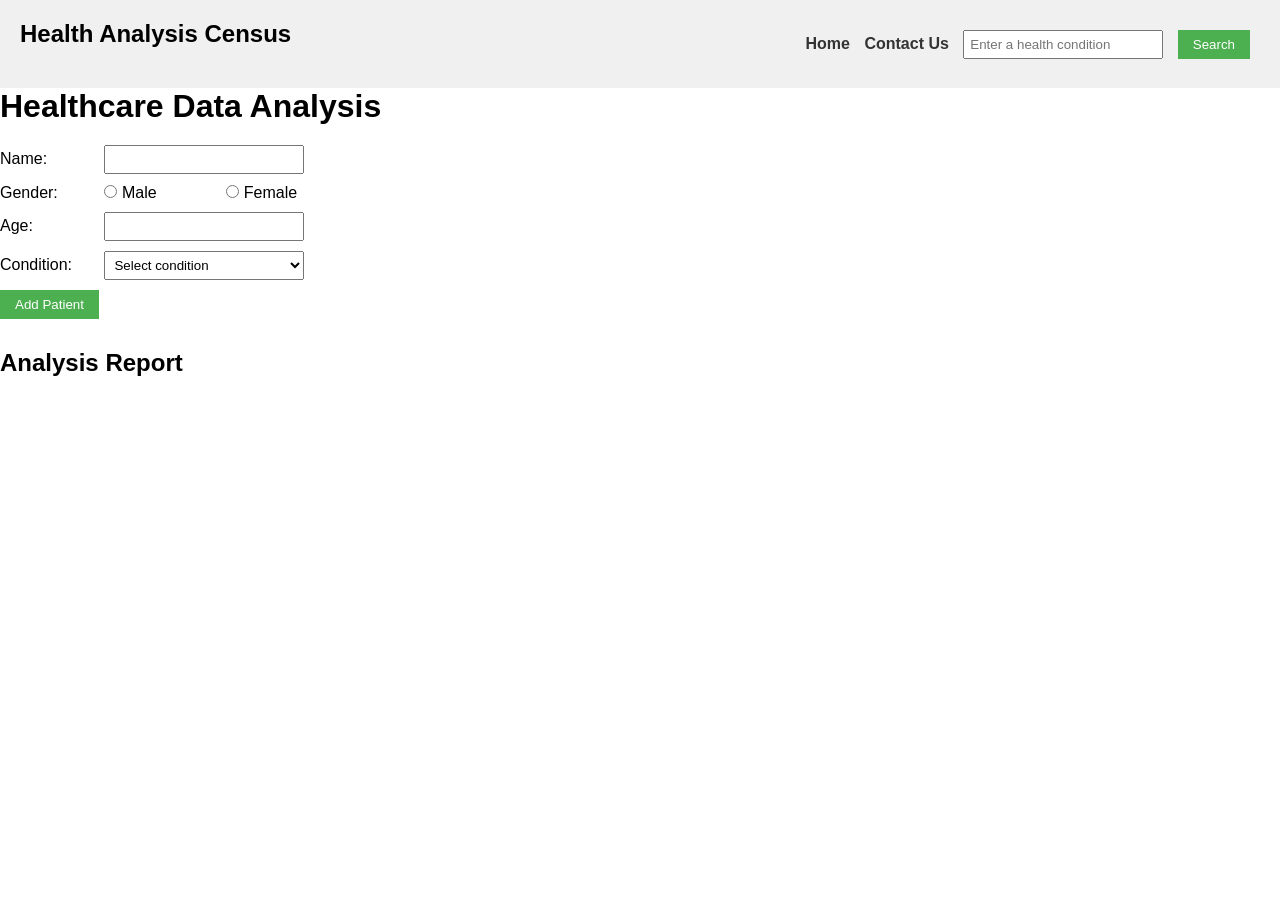
<file: Lab/healthAnalysis/index.html>
<!DOCTYPE html>
<html lang="en">
    <head>
      <meta charset="UTF-8">
      <title>Health Analysis Data</title>
      <link rel="stylesheet" href="health_analysis.css">
    </head>
    <body>
        <nav>
            <h1>Health Analysis Census</h1>
            <ul>
              <li><a href="index.html" id="home">Home </a></li>
              <li><a href="health_contact.html" id="contact">Contact Us </a></li>
              <li><input type="text" id="conditionInput" placeholder="Enter a health condition">  </li>
              <li><button id='btnSearch'>Search</button></li>
            </ul>
        </nav>

        <div class="container">
            <div class="analysisForm">
                <h1>Healthcare Data Analysis</h1>
            <div>
            <label for="name">Name:</label>
            <input type="text" id="name">
        </div>

        <div>
            <label>Gender:</label>
            <input type="radio" name="gender" id="male" value="Male">
            <label for="male">Male</label>
            <input type="radio" name="gender" id="female" value="Female">
            <label for="female">Female</label>
        </div>

        <div>
            <label for="age">Age:</label>
            <input type="number" id="age">
        </div>

        <div>
            <label for="condition">Condition:</label>
            <select id="condition">
              <option value="">Select condition</option>
              <option value="Diabetes">Diabetes</option>
              <option value="Thyroid">Thyroid</option>
              <option value="High Blood Pressure">High Blood Pressure</option>
            </select>
        </div>
        <button id="addPatient">Add Patient</button>
       
        <h2>Analysis Report</h2>
        
        <div id="report"></div>
        
        <div class="searchCondition">
            <div id="result"></div>
        </div>
       
        <script src="./health_analysis.js"></script>
    </body>
</html>
</file>
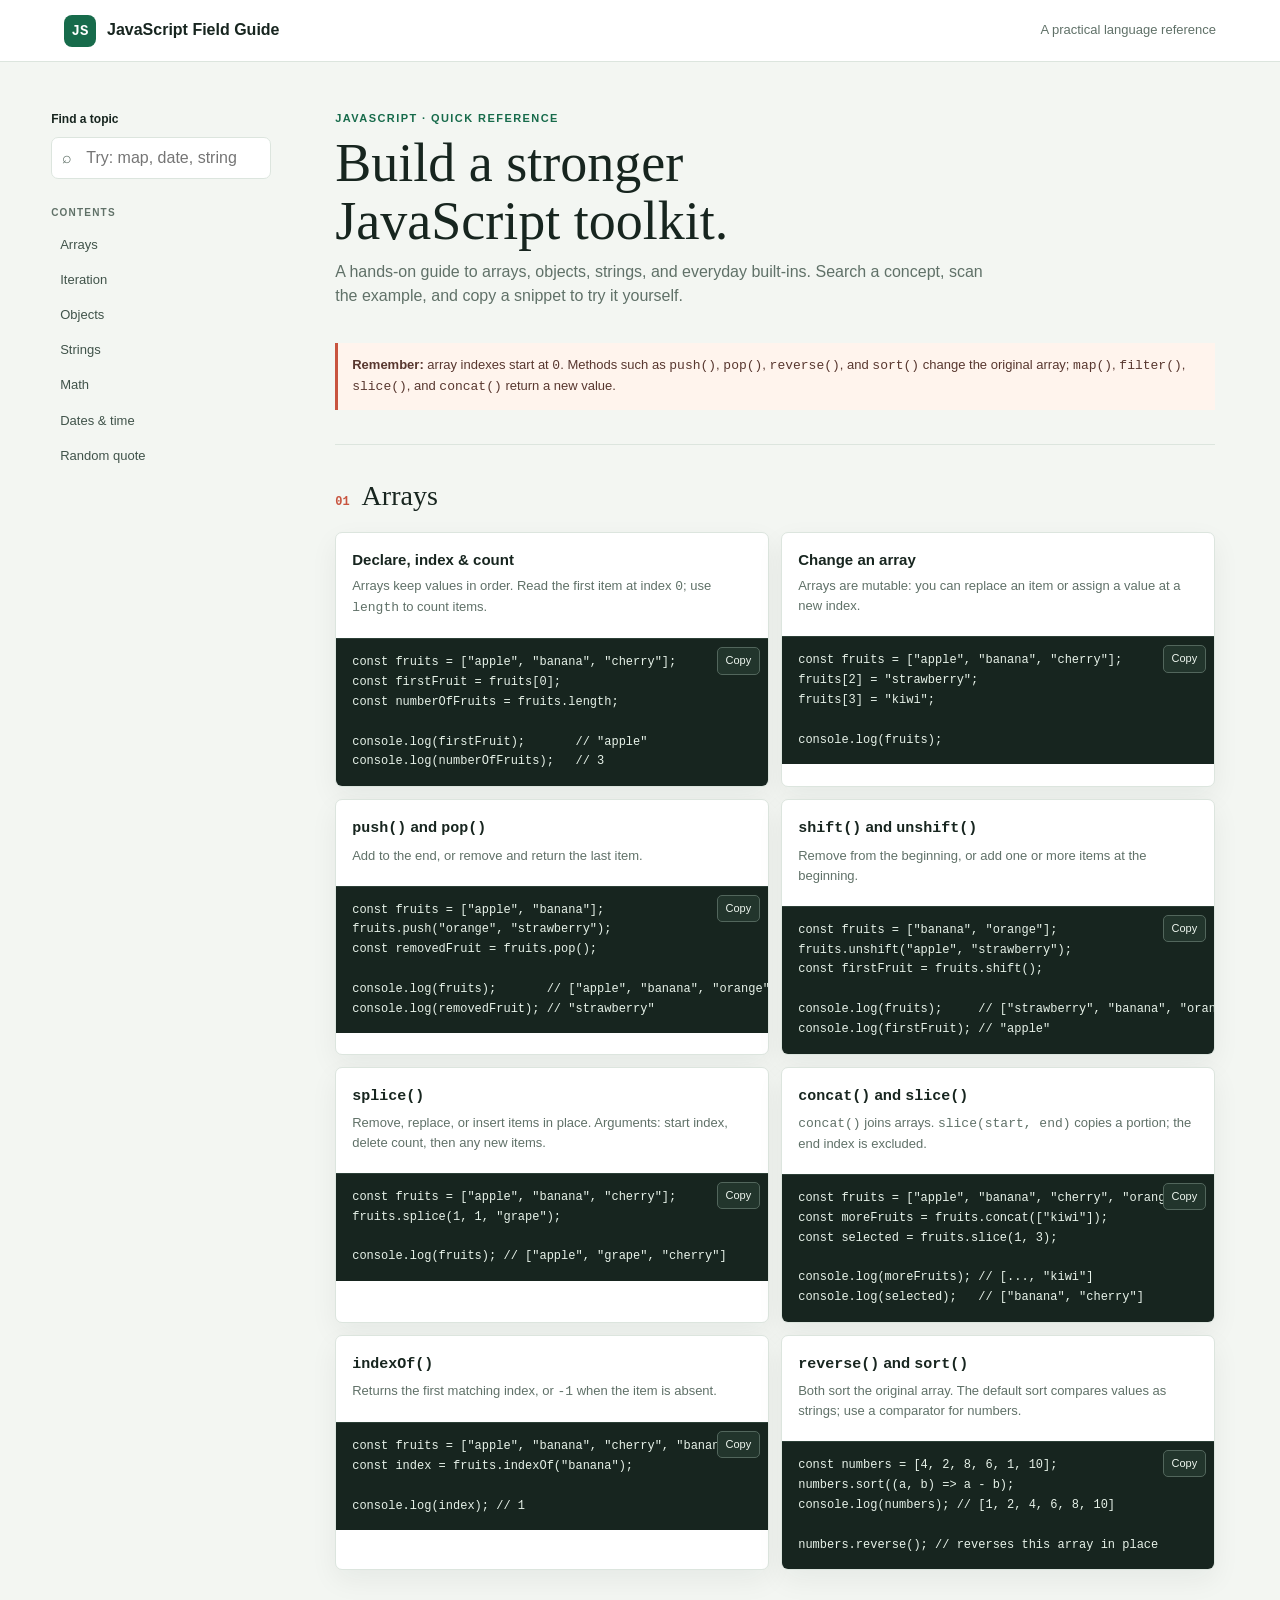
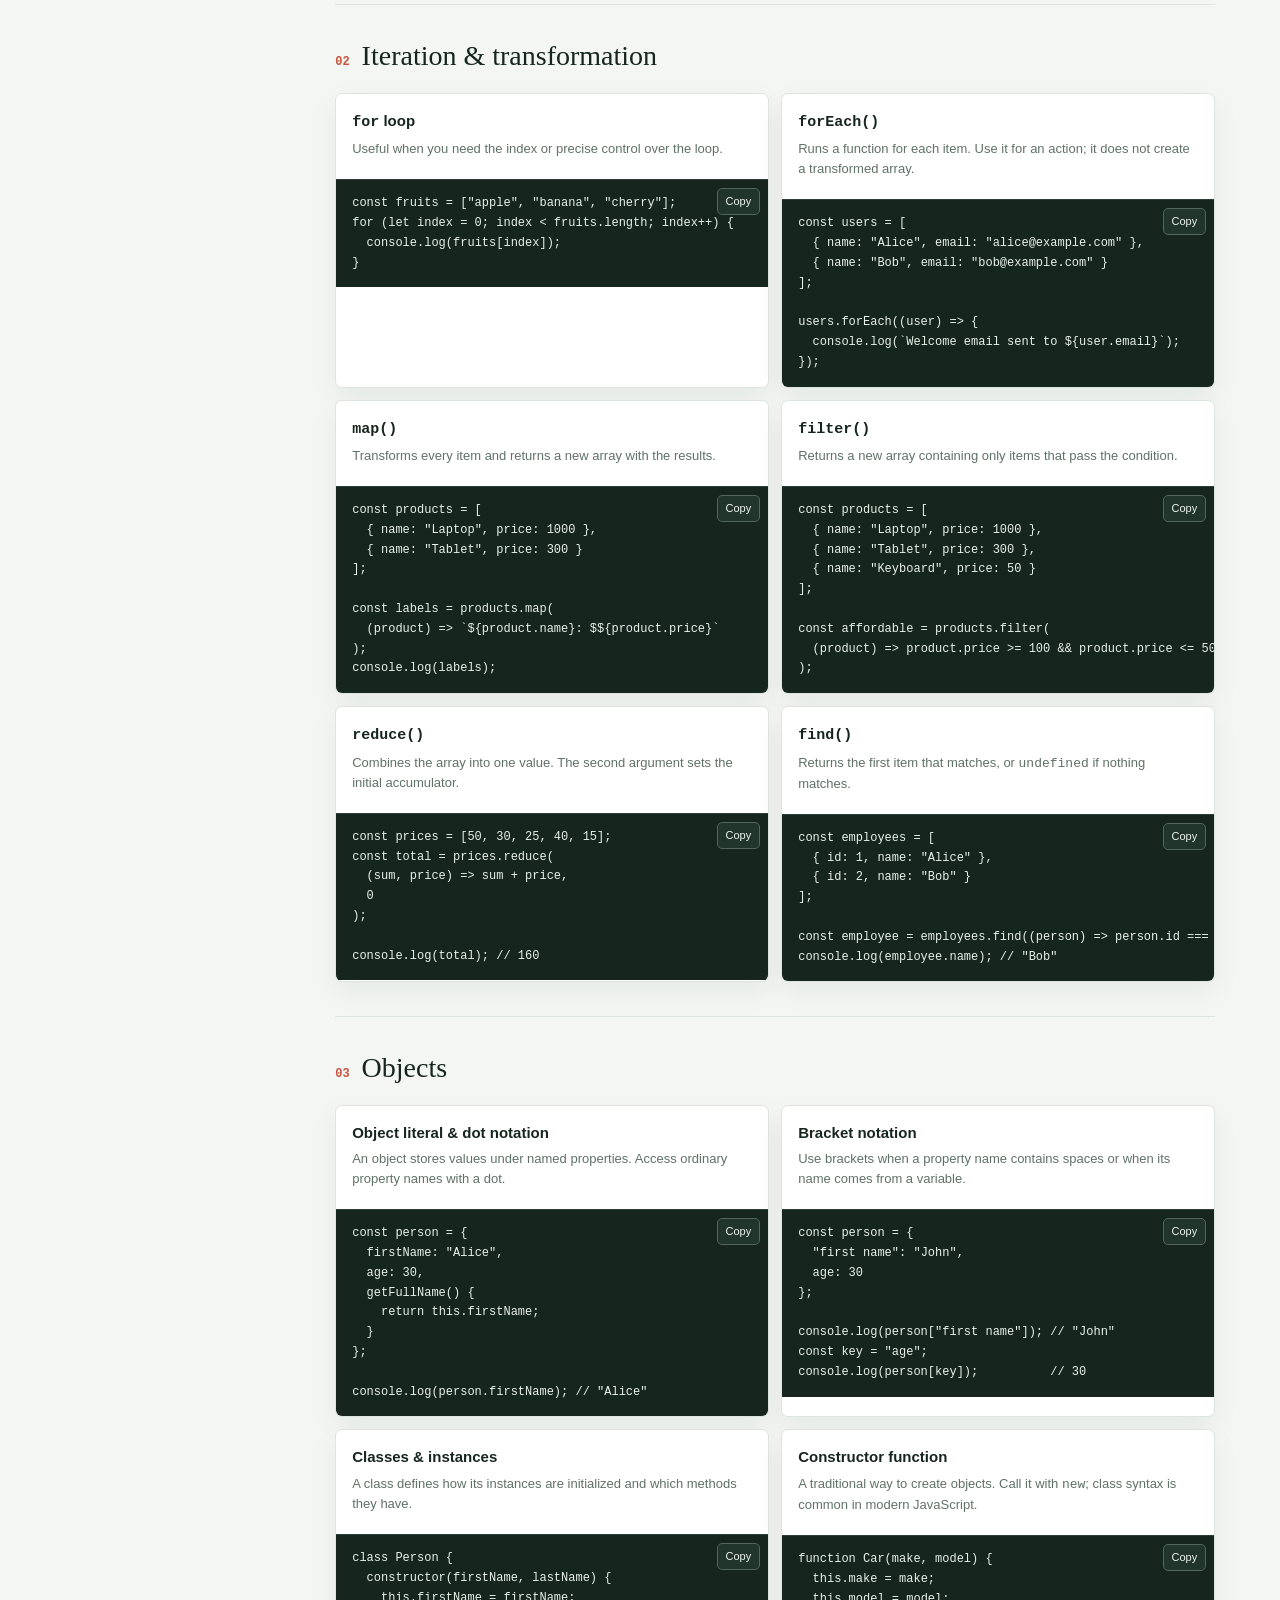
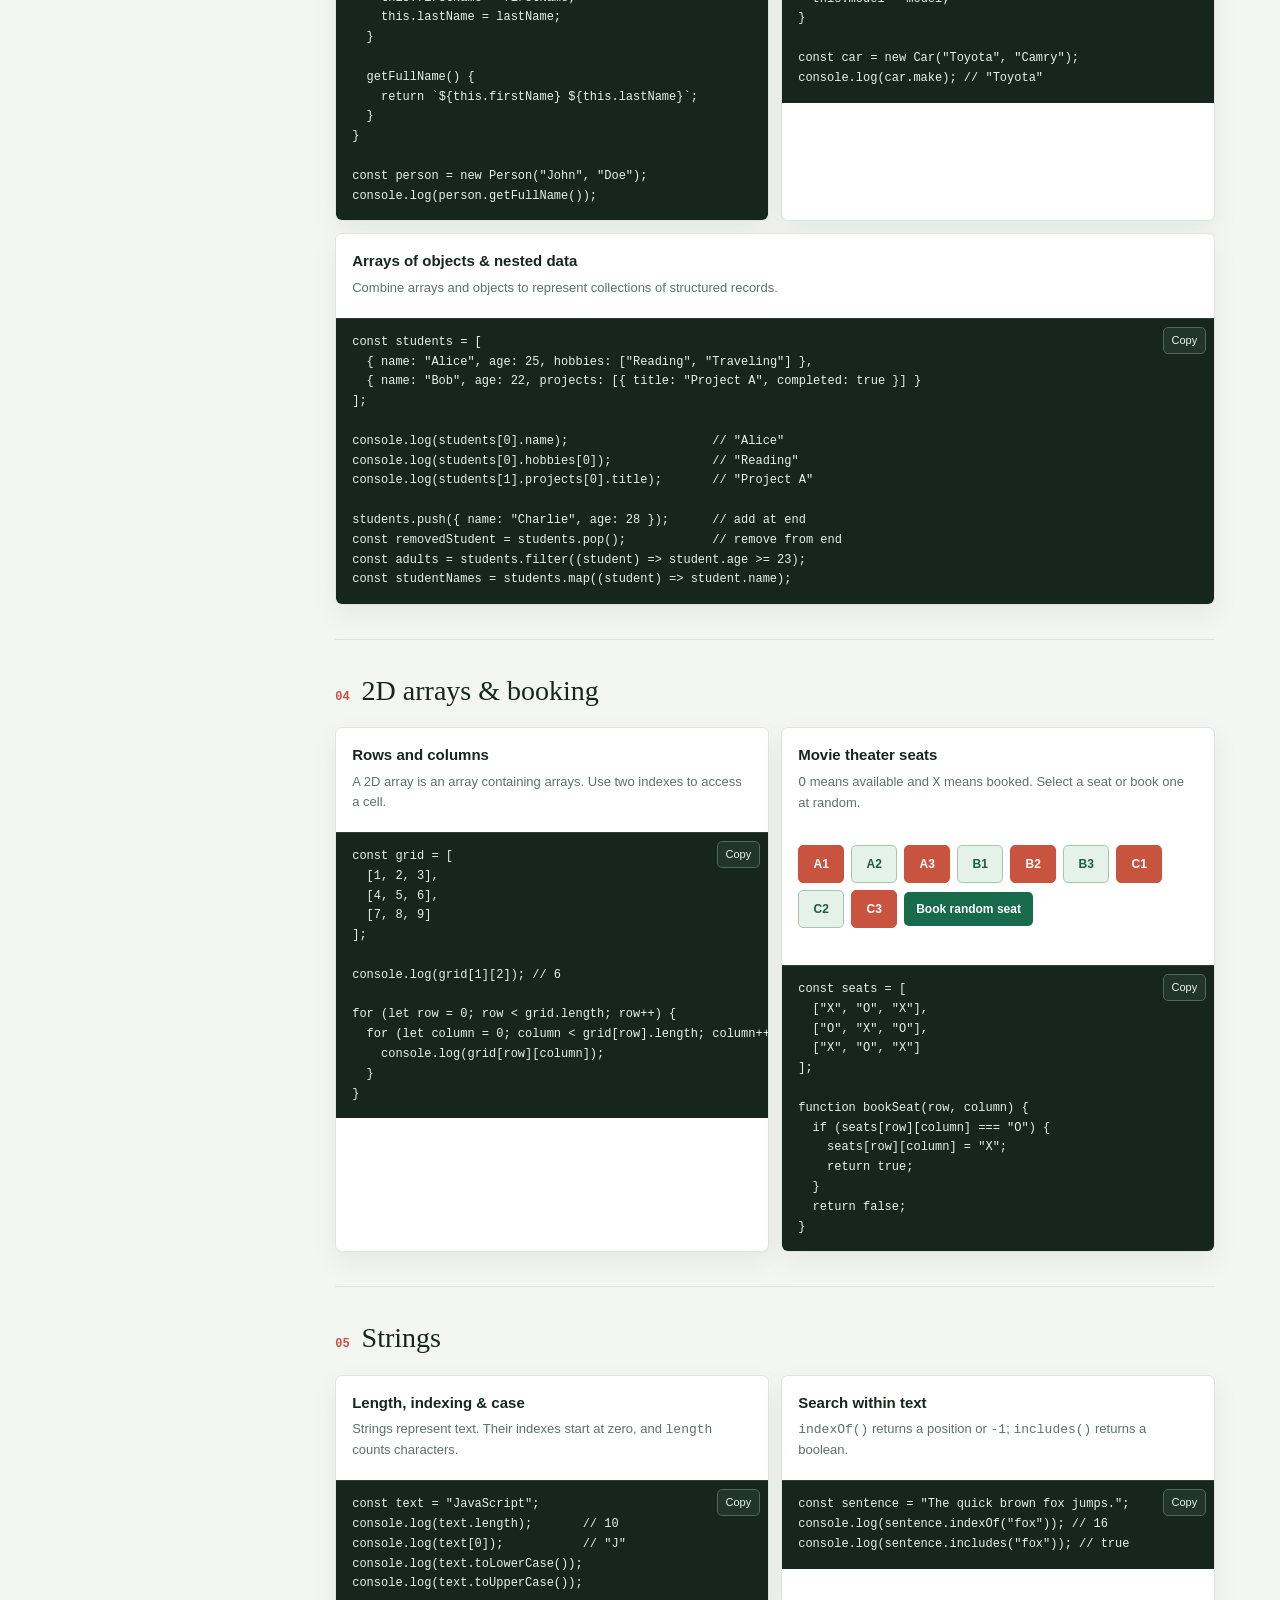
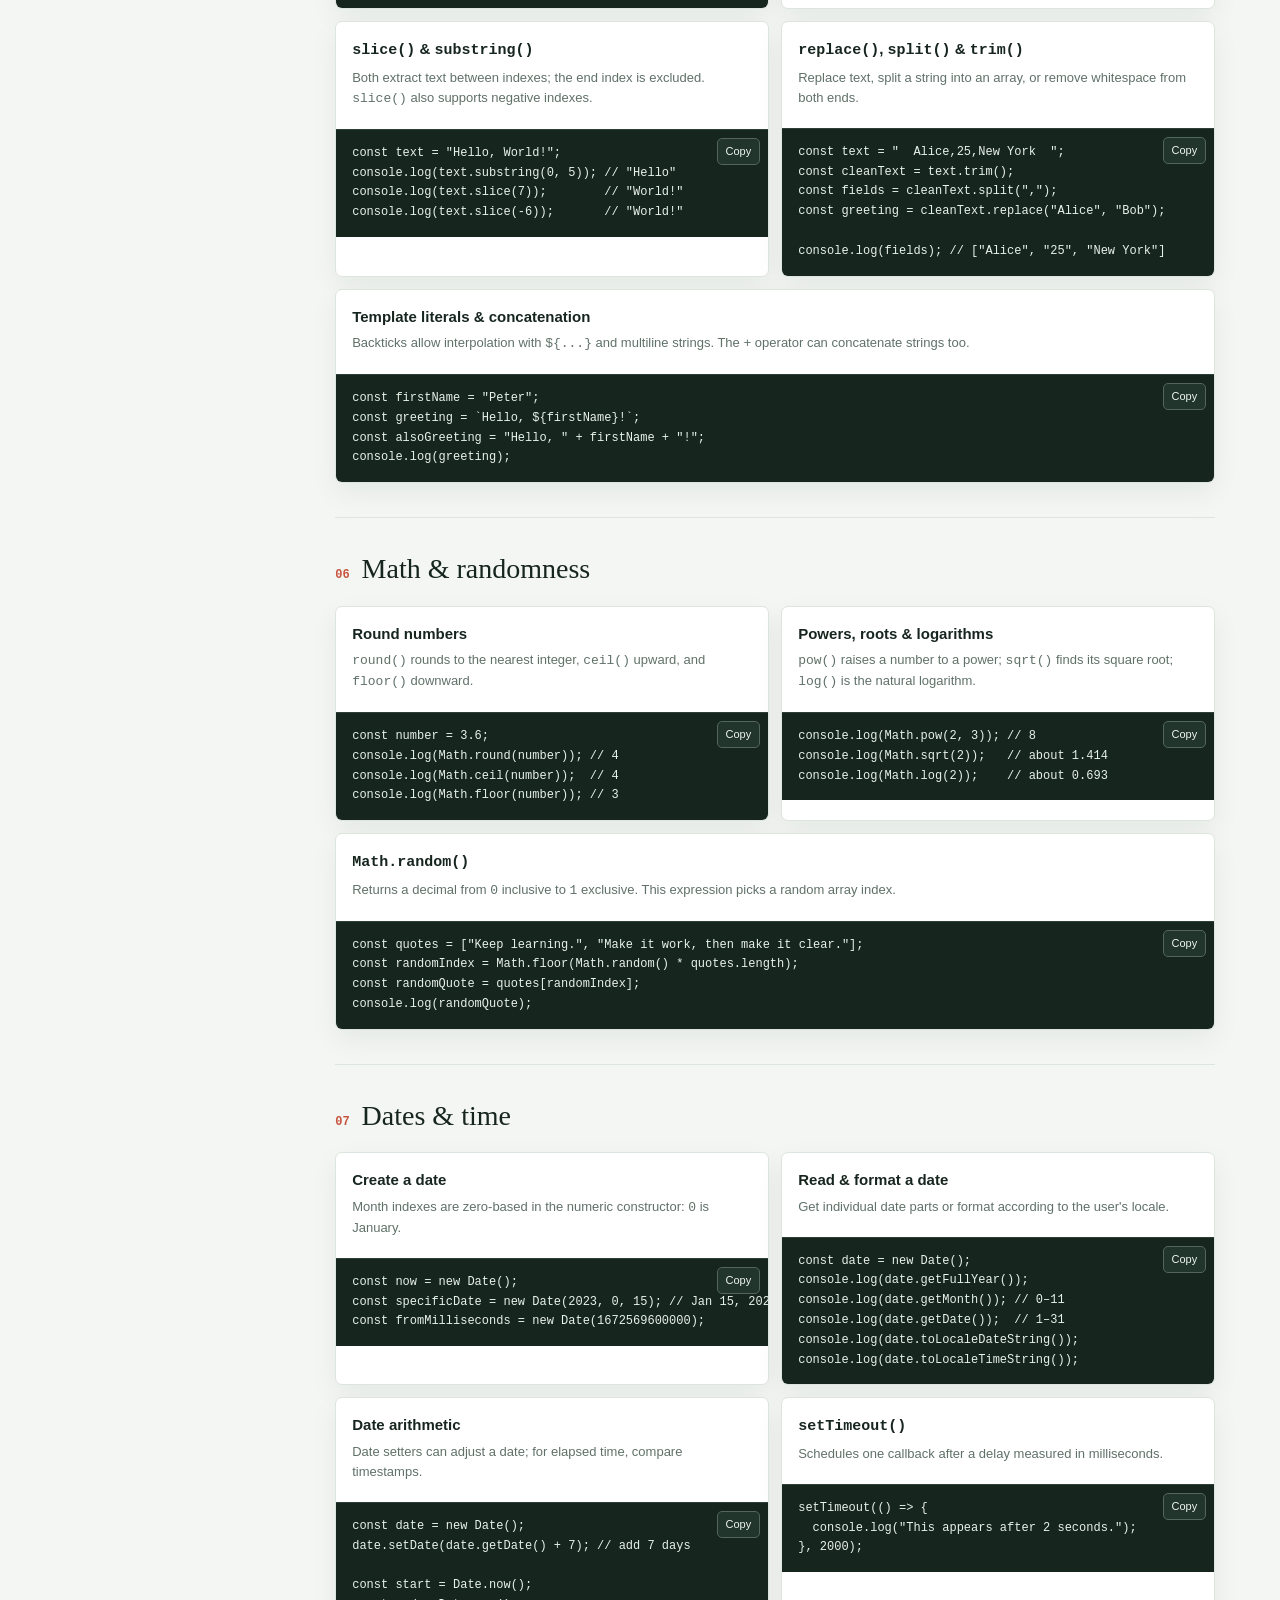
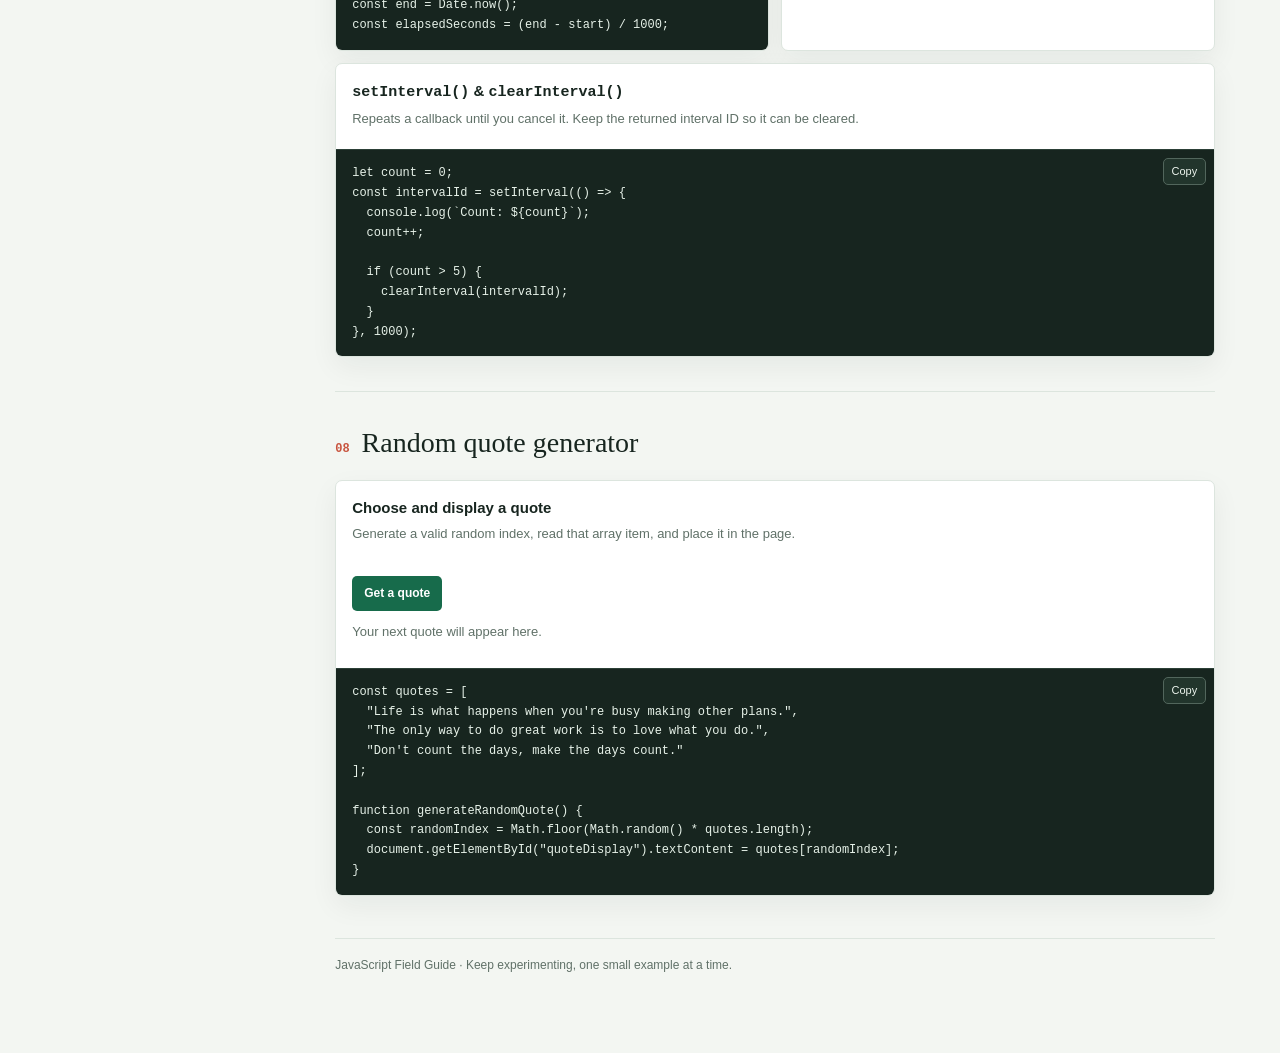
<file: Js_sheet_code1.html>
<!DOCTYPE html>
<html lang="en">
<head>
	<meta charset="UTF-8">
	<meta name="viewport" content="width=device-width, initial-scale=1">
	<meta name="description" content="A practical JavaScript reference for arrays, objects, strings, dates, and common methods.">
	<title>JavaScript Field Guide</title>
	<style>
		:root {
			color-scheme: light;
			--paper: #f3f6f2;
			--surface: #ffffff;
			--ink: #17251f;
			--muted: #607168;
			--line: #dce5de;
			--green: #176b4b;
			--green-soft: #e5f2e9;
			--coral: #c8543f;
			--code: #17251f;
			--code-text: #e7f2e9;
			--shadow: 0 10px 28px rgba(23, 37, 31, .06);
		}

		* { box-sizing: border-box; }
		html { scroll-behavior: smooth; scroll-padding-top: 84px; }
		body {
			margin: 0;
			background: var(--paper);
			color: var(--ink);
			font-family: "Avenir Next", Avenir, "Segoe UI", sans-serif;
			line-height: 1.55;
		}
		button, input { font: inherit; }
		a { color: inherit; }
		.topbar {
			position: sticky;
			z-index: 5;
			top: 0;
			display: flex;
			align-items: center;
			justify-content: space-between;
			min-height: 62px;
			padding: 0 5vw;
			border-bottom: 1px solid var(--line);
			background: rgba(255, 255, 255, .94);
			backdrop-filter: blur(12px);
		}
		.brand { display: flex; align-items: center; gap: 11px; font-weight: 750; }
		.brand-mark {
			display: grid;
			width: 32px;
			aspect-ratio: 1;
			place-items: center;
			border-radius: 8px;
			background: var(--green);
			color: white;
			font: 700 14px/1 ui-monospace, monospace;
		}
		.top-note { color: var(--muted); font-size: 13px; }
		.layout {
			display: grid;
			grid-template-columns: 220px minmax(0, 880px);
			gap: clamp(28px, 5vw, 76px);
			width: min(1190px, 92vw);
			margin: 0 auto;
			padding: 48px 0 100px;
		}
		aside { align-self: start; position: sticky; top: 94px; }
		.search-label { display: block; margin-bottom: 8px; font-size: 12px; font-weight: 700; }
		.search-wrap { position: relative; }
		.search-wrap span { position: absolute; top: 9px; left: 11px; color: var(--muted); }
		#search {
			width: 100%;
			min-height: 40px;
			padding: 8px 11px 8px 34px;
			border: 1px solid var(--line);
			border-radius: 7px;
			background: var(--surface);
			color: var(--ink);
			outline: none;
		}
		#search:focus { border-color: var(--green); box-shadow: 0 0 0 3px var(--green-soft); }
		.nav-title { margin: 26px 0 8px; color: var(--muted); font-size: 10px; font-weight: 800; letter-spacing: .12em; text-transform: uppercase; }
		nav { display: grid; gap: 3px; }
		nav a { padding: 6px 9px; border-radius: 5px; color: #40534a; font-size: 13px; text-decoration: none; }
		nav a:hover, nav a:focus-visible { background: var(--green-soft); color: var(--green); }
		main { min-width: 0; }
		.eyebrow { margin: 0 0 7px; color: var(--green); font-size: 11px; font-weight: 800; letter-spacing: .13em; text-transform: uppercase; }
		h1, h2, h3, p { margin-top: 0; }
		h1 { margin-bottom: 9px; font-family: Georgia, "Times New Roman", serif; font-size: clamp(36px, 5vw, 54px); font-weight: 500; line-height: 1.08; }
		.intro { max-width: 650px; margin-bottom: 34px; color: var(--muted); font-size: 16px; }
		.topic { padding-top: 29px; margin-top: 34px; border-top: 1px solid var(--line); }
		.topic-heading { display: flex; align-items: baseline; gap: 12px; margin-bottom: 15px; }
		.topic-number { color: var(--coral); font: 700 12px ui-monospace, monospace; }
		h2 { margin: 0; font-family: Georgia, "Times New Roman", serif; font-size: 28px; font-weight: 500; }
		.grid { display: grid; grid-template-columns: repeat(2, minmax(0, 1fr)); gap: 12px; }
		.item {
			min-width: 0;
			overflow: hidden;
			border: 1px solid var(--line);
			border-radius: 7px;
			background: var(--surface);
			box-shadow: var(--shadow);
		}
		.item.wide { grid-column: 1 / -1; }
		.item-body { padding: 15px 16px 10px; }
		h3 { margin-bottom: 5px; font-size: 15px; }
		.item p { margin-bottom: 10px; color: var(--muted); font-size: 13px; }
		.code-wrap { position: relative; border-top: 1px solid #2c4037; background: var(--code); }
		pre { overflow-x: auto; margin: 0; padding: 14px 16px; color: var(--code-text); font: 12px/1.65 ui-monospace, SFMono-Regular, Consolas, monospace; tab-size: 2; }
		code { font-family: ui-monospace, SFMono-Regular, Consolas, monospace; }
		.copy {
			position: absolute;
			top: 8px;
			right: 8px;
			padding: 4px 8px;
			border: 1px solid #52665c;
			border-radius: 5px;
			background: #22352c;
			color: #edf5ee;
			cursor: pointer;
			font-size: 11px;
		}
		.copy:hover { background: #345241; }
		.callout { padding: 12px 14px; border-left: 3px solid var(--coral); background: #fff4ed; color: #58372f; font-size: 13px; }
		.demo-row { display: flex; flex-wrap: wrap; gap: 7px; align-items: center; padding: 12px 16px 16px; }
		.seat {
			width: 46px;
			height: 38px;
			border: 1px solid #a9c4ae;
			border-radius: 5px;
			background: #e5f2e9;
			color: #205b3e;
			cursor: pointer;
			font-size: 12px;
			font-weight: 700;
		}
		.seat.booked { border-color: #c8543f; background: #c8543f; color: white; cursor: not-allowed; }
		.action {
			padding: 8px 12px;
			border: 0;
			border-radius: 5px;
			background: var(--green);
			color: white;
			cursor: pointer;
			font-size: 12px;
			font-weight: 700;
		}
		.action:hover { background: #105539; }
		.demo-status { flex-basis: 100%; margin: 4px 0 0; color: var(--muted); font-size: 12px; }
		.empty-state { display: none; padding: 20px 0; color: var(--muted); }
		footer { margin-top: 42px; padding-top: 17px; border-top: 1px solid var(--line); color: var(--muted); font-size: 12px; }
		@media (max-width: 760px) {
			.topbar { padding: 0 4vw; }
			.top-note { font-size: 11px; }
			.layout { display: block; width: 92vw; padding-top: 28px; }
			aside { position: static; margin-bottom: 30px; }
			nav { display: flex; overflow-x: auto; padding-bottom: 7px; }
			nav a { flex: 0 0 auto; }
			.nav-title { margin-top: 14px; }
		}
		@media (max-width: 520px) {
			.grid { grid-template-columns: 1fr; }
			.item.wide { grid-column: auto; }
			.intro { font-size: 14px; }
			.topic-heading { margin-bottom: 12px; }
		}
		@media (prefers-reduced-motion: reduce) {
			*, *::before, *::after { scroll-behavior: auto !important; }
		}
	</style>
</head>
<body>
	<header class="topbar">
		<div class="brand"><span class="brand-mark">JS</span><span>JavaScript Field Guide</span></div>
		<span class="top-note">A practical language reference</span>
	</header>

	<div class="layout">
		<aside aria-label="Reference navigation">
			<label class="search-label" for="search">Find a topic</label>
			<div class="search-wrap"><span aria-hidden="true">⌕</span><input id="search" type="search" placeholder="Try: map, date, string" autocomplete="off"></div>
			<p class="nav-title">Contents</p>
			<nav>
				<a href="#arrays">Arrays</a>
				<a href="#iteration">Iteration</a>
				<a href="#objects">Objects</a>
				<a href="#strings">Strings</a>
				<a href="#math">Math</a>
				<a href="#dates">Dates &amp; time</a>
				<a href="#random">Random quote</a>
			</nav>
		</aside>

		<main>
			<p class="eyebrow">JavaScript · Quick reference</p>
			<h1>Build a stronger<br>JavaScript toolkit.</h1>
			<p class="intro">A hands-on guide to arrays, objects, strings, and everyday built-ins. Search a concept, scan the example, and copy a snippet to try it yourself.</p>
			<p class="callout"><strong>Remember:</strong> array indexes start at <code>0</code>. Methods such as <code>push()</code>, <code>pop()</code>, <code>reverse()</code>, and <code>sort()</code> change the original array; <code>map()</code>, <code>filter()</code>, <code>slice()</code>, and <code>concat()</code> return a new value.</p>
			<p id="emptyState" class="empty-state">No matching examples. Try another search term.</p>

			<section class="topic" id="arrays" data-section>
				<div class="topic-heading"><span class="topic-number">01</span><h2>Arrays</h2></div>
				<div class="grid">
					<article class="item" data-item>
						<div class="item-body"><h3>Declare, index &amp; count</h3><p>Arrays keep values in order. Read the first item at index <code>0</code>; use <code>length</code> to count items.</p></div>
						<div class="code-wrap"><pre><code>const fruits = ["apple", "banana", "cherry"];
const firstFruit = fruits[0];
const numberOfFruits = fruits.length;

console.log(firstFruit);       // "apple"
console.log(numberOfFruits);   // 3</code></pre></div>
					</article>
					<article class="item" data-item>
						<div class="item-body"><h3>Change an array</h3><p>Arrays are mutable: you can replace an item or assign a value at a new index.</p></div>
						<div class="code-wrap"><pre><code>const fruits = ["apple", "banana", "cherry"];
fruits[2] = "strawberry";
fruits[3] = "kiwi";

console.log(fruits);</code></pre></div>
					</article>
					<article class="item" data-item>
						<div class="item-body"><h3><code>push()</code> and <code>pop()</code></h3><p>Add to the end, or remove and return the last item.</p></div>
						<div class="code-wrap"><pre><code>const fruits = ["apple", "banana"];
fruits.push("orange", "strawberry");
const removedFruit = fruits.pop();

console.log(fruits);       // ["apple", "banana", "orange"]
console.log(removedFruit); // "strawberry"</code></pre></div>
					</article>
					<article class="item" data-item>
						<div class="item-body"><h3><code>shift()</code> and <code>unshift()</code></h3><p>Remove from the beginning, or add one or more items at the beginning.</p></div>
						<div class="code-wrap"><pre><code>const fruits = ["banana", "orange"];
fruits.unshift("apple", "strawberry");
const firstFruit = fruits.shift();

console.log(fruits);     // ["strawberry", "banana", "orange"]
console.log(firstFruit); // "apple"</code></pre></div>
					</article>
					<article class="item" data-item>
						<div class="item-body"><h3><code>splice()</code></h3><p>Remove, replace, or insert items in place. Arguments: start index, delete count, then any new items.</p></div>
						<div class="code-wrap"><pre><code>const fruits = ["apple", "banana", "cherry"];
fruits.splice(1, 1, "grape");

console.log(fruits); // ["apple", "grape", "cherry"]</code></pre></div>
					</article>
					<article class="item" data-item>
						<div class="item-body"><h3><code>concat()</code> and <code>slice()</code></h3><p><code>concat()</code> joins arrays. <code>slice(start, end)</code> copies a portion; the end index is excluded.</p></div>
						<div class="code-wrap"><pre><code>const fruits = ["apple", "banana", "cherry", "orange"];
const moreFruits = fruits.concat(["kiwi"]);
const selected = fruits.slice(1, 3);

console.log(moreFruits); // [..., "kiwi"]
console.log(selected);   // ["banana", "cherry"]</code></pre></div>
					</article>
					<article class="item" data-item>
						<div class="item-body"><h3><code>indexOf()</code></h3><p>Returns the first matching index, or <code>-1</code> when the item is absent.</p></div>
						<div class="code-wrap"><pre><code>const fruits = ["apple", "banana", "cherry", "banana"];
const index = fruits.indexOf("banana");

console.log(index); // 1</code></pre></div>
					</article>
					<article class="item" data-item>
						<div class="item-body"><h3><code>reverse()</code> and <code>sort()</code></h3><p>Both sort the original array. The default sort compares values as strings; use a comparator for numbers.</p></div>
						<div class="code-wrap"><pre><code>const numbers = [4, 2, 8, 6, 1, 10];
numbers.sort((a, b) =&gt; a - b);
console.log(numbers); // [1, 2, 4, 6, 8, 10]

numbers.reverse(); // reverses this array in place</code></pre></div>
					</article>
				</div>
			</section>

			<section class="topic" id="iteration" data-section>
				<div class="topic-heading"><span class="topic-number">02</span><h2>Iteration &amp; transformation</h2></div>
				<div class="grid">
					<article class="item" data-item>
						<div class="item-body"><h3><code>for</code> loop</h3><p>Useful when you need the index or precise control over the loop.</p></div>
						<div class="code-wrap"><pre><code>const fruits = ["apple", "banana", "cherry"];
for (let index = 0; index &lt; fruits.length; index++) {
	console.log(fruits[index]);
}</code></pre></div>
					</article>
					<article class="item" data-item>
						<div class="item-body"><h3><code>forEach()</code></h3><p>Runs a function for each item. Use it for an action; it does not create a transformed array.</p></div>
						<div class="code-wrap"><pre><code>const users = [
	{ name: "Alice", email: "alice@example.com" },
	{ name: "Bob", email: "bob@example.com" }
];

users.forEach((user) =&gt; {
	console.log(`Welcome email sent to ${user.email}`);
});</code></pre></div>
					</article>
					<article class="item" data-item>
						<div class="item-body"><h3><code>map()</code></h3><p>Transforms every item and returns a new array with the results.</p></div>
						<div class="code-wrap"><pre><code>const products = [
	{ name: "Laptop", price: 1000 },
	{ name: "Tablet", price: 300 }
];

const labels = products.map(
	(product) =&gt; `${product.name}: $${product.price}`
);
console.log(labels);</code></pre></div>
					</article>
					<article class="item" data-item>
						<div class="item-body"><h3><code>filter()</code></h3><p>Returns a new array containing only items that pass the condition.</p></div>
						<div class="code-wrap"><pre><code>const products = [
	{ name: "Laptop", price: 1000 },
	{ name: "Tablet", price: 300 },
	{ name: "Keyboard", price: 50 }
];

const affordable = products.filter(
	(product) =&gt; product.price &gt;= 100 &amp;&amp; product.price &lt;= 500
);</code></pre></div>
					</article>
					<article class="item" data-item>
						<div class="item-body"><h3><code>reduce()</code></h3><p>Combines the array into one value. The second argument sets the initial accumulator.</p></div>
						<div class="code-wrap"><pre><code>const prices = [50, 30, 25, 40, 15];
const total = prices.reduce(
	(sum, price) =&gt; sum + price,
	0
);

console.log(total); // 160</code></pre></div>
					</article>
					<article class="item" data-item>
						<div class="item-body"><h3><code>find()</code></h3><p>Returns the first item that matches, or <code>undefined</code> if nothing matches.</p></div>
						<div class="code-wrap"><pre><code>const employees = [
	{ id: 1, name: "Alice" },
	{ id: 2, name: "Bob" }
];

const employee = employees.find((person) =&gt; person.id === 2);
console.log(employee.name); // "Bob"</code></pre></div>
					</article>
				</div>
			</section>

			<section class="topic" id="objects" data-section>
				<div class="topic-heading"><span class="topic-number">03</span><h2>Objects</h2></div>
				<div class="grid">
					<article class="item" data-item>
						<div class="item-body"><h3>Object literal &amp; dot notation</h3><p>An object stores values under named properties. Access ordinary property names with a dot.</p></div>
						<div class="code-wrap"><pre><code>const person = {
	firstName: "Alice",
	age: 30,
	getFullName() {
		return this.firstName;
	}
};

console.log(person.firstName); // "Alice"</code></pre></div>
					</article>
					<article class="item" data-item>
						<div class="item-body"><h3>Bracket notation</h3><p>Use brackets when a property name contains spaces or when its name comes from a variable.</p></div>
						<div class="code-wrap"><pre><code>const person = {
	"first name": "John",
	age: 30
};

console.log(person["first name"]); // "John"
const key = "age";
console.log(person[key]);          // 30</code></pre></div>
					</article>
					<article class="item" data-item>
						<div class="item-body"><h3>Classes &amp; instances</h3><p>A class defines how its instances are initialized and which methods they have.</p></div>
						<div class="code-wrap"><pre><code>class Person {
	constructor(firstName, lastName) {
		this.firstName = firstName;
		this.lastName = lastName;
	}

	getFullName() {
		return `${this.firstName} ${this.lastName}`;
	}
}

const person = new Person("John", "Doe");
console.log(person.getFullName());</code></pre></div>
					</article>
					<article class="item" data-item>
						<div class="item-body"><h3>Constructor function</h3><p>A traditional way to create objects. Call it with <code>new</code>; class syntax is common in modern JavaScript.</p></div>
						<div class="code-wrap"><pre><code>function Car(make, model) {
	this.make = make;
	this.model = model;
}

const car = new Car("Toyota", "Camry");
console.log(car.make); // "Toyota"</code></pre></div>
					</article>
					<article class="item wide" data-item>
						<div class="item-body"><h3>Arrays of objects &amp; nested data</h3><p>Combine arrays and objects to represent collections of structured records.</p></div>
						<div class="code-wrap"><pre><code>const students = [
	{ name: "Alice", age: 25, hobbies: ["Reading", "Traveling"] },
	{ name: "Bob", age: 22, projects: [{ title: "Project A", completed: true }] }
];

console.log(students[0].name);                    // "Alice"
console.log(students[0].hobbies[0]);              // "Reading"
console.log(students[1].projects[0].title);       // "Project A"

students.push({ name: "Charlie", age: 28 });      // add at end
const removedStudent = students.pop();            // remove from end
const adults = students.filter((student) =&gt; student.age &gt;= 23);
const studentNames = students.map((student) =&gt; student.name);</code></pre></div>
					</article>
				</div>
			</section>

			<section class="topic" id="two-dimensional" data-section>
				<div class="topic-heading"><span class="topic-number">04</span><h2>2D arrays &amp; booking</h2></div>
				<div class="grid">
					<article class="item" data-item>
						<div class="item-body"><h3>Rows and columns</h3><p>A 2D array is an array containing arrays. Use two indexes to access a cell.</p></div>
						<div class="code-wrap"><pre><code>const grid = [
	[1, 2, 3],
	[4, 5, 6],
	[7, 8, 9]
];

console.log(grid[1][2]); // 6

for (let row = 0; row &lt; grid.length; row++) {
	for (let column = 0; column &lt; grid[row].length; column++) {
		console.log(grid[row][column]);
	}
}</code></pre></div>
					</article>
					<article class="item" data-item>
						<div class="item-body"><h3>Movie theater seats</h3><p><code>O</code> means available and <code>X</code> means booked. Select a seat or book one at random.</p></div>
						<div class="demo-row" id="seatDemo" aria-label="Interactive seat booking demo"></div>
						<div class="code-wrap"><pre><code>const seats = [
	["X", "O", "X"],
	["O", "X", "O"],
	["X", "O", "X"]
];

function bookSeat(row, column) {
	if (seats[row][column] === "O") {
		seats[row][column] = "X";
		return true;
	}
	return false;
}</code></pre></div>
					</article>
				</div>
			</section>

			<section class="topic" id="strings" data-section>
				<div class="topic-heading"><span class="topic-number">05</span><h2>Strings</h2></div>
				<div class="grid">
					<article class="item" data-item>
						<div class="item-body"><h3>Length, indexing &amp; case</h3><p>Strings represent text. Their indexes start at zero, and <code>length</code> counts characters.</p></div>
						<div class="code-wrap"><pre><code>const text = "JavaScript";
console.log(text.length);       // 10
console.log(text[0]);           // "J"
console.log(text.toLowerCase());
console.log(text.toUpperCase());</code></pre></div>
					</article>
					<article class="item" data-item>
						<div class="item-body"><h3>Search within text</h3><p><code>indexOf()</code> returns a position or <code>-1</code>; <code>includes()</code> returns a boolean.</p></div>
						<div class="code-wrap"><pre><code>const sentence = "The quick brown fox jumps.";
console.log(sentence.indexOf("fox")); // 16
console.log(sentence.includes("fox")); // true</code></pre></div>
					</article>
					<article class="item" data-item>
						<div class="item-body"><h3><code>slice()</code> &amp; <code>substring()</code></h3><p>Both extract text between indexes; the end index is excluded. <code>slice()</code> also supports negative indexes.</p></div>
						<div class="code-wrap"><pre><code>const text = "Hello, World!";
console.log(text.substring(0, 5)); // "Hello"
console.log(text.slice(7));        // "World!"
console.log(text.slice(-6));       // "World!"</code></pre></div>
					</article>
					<article class="item" data-item>
						<div class="item-body"><h3><code>replace()</code>, <code>split()</code> &amp; <code>trim()</code></h3><p>Replace text, split a string into an array, or remove whitespace from both ends.</p></div>
						<div class="code-wrap"><pre><code>const text = "  Alice,25,New York  ";
const cleanText = text.trim();
const fields = cleanText.split(",");
const greeting = cleanText.replace("Alice", "Bob");

console.log(fields); // ["Alice", "25", "New York"]</code></pre></div>
					</article>
					<article class="item wide" data-item>
						<div class="item-body"><h3>Template literals &amp; concatenation</h3><p>Backticks allow interpolation with <code>${...}</code> and multiline strings. The <code>+</code> operator can concatenate strings too.</p></div>
						<div class="code-wrap"><pre><code>const firstName = "Peter";
const greeting = `Hello, ${firstName}!`;
const alsoGreeting = "Hello, " + firstName + "!";
console.log(greeting);</code></pre></div>
					</article>
				</div>
			</section>

			<section class="topic" id="math" data-section>
				<div class="topic-heading"><span class="topic-number">06</span><h2>Math &amp; randomness</h2></div>
				<div class="grid">
					<article class="item" data-item>
						<div class="item-body"><h3>Round numbers</h3><p><code>round()</code> rounds to the nearest integer, <code>ceil()</code> upward, and <code>floor()</code> downward.</p></div>
						<div class="code-wrap"><pre><code>const number = 3.6;
console.log(Math.round(number)); // 4
console.log(Math.ceil(number));  // 4
console.log(Math.floor(number)); // 3</code></pre></div>
					</article>
					<article class="item" data-item>
						<div class="item-body"><h3>Powers, roots &amp; logarithms</h3><p><code>pow()</code> raises a number to a power; <code>sqrt()</code> finds its square root; <code>log()</code> is the natural logarithm.</p></div>
						<div class="code-wrap"><pre><code>console.log(Math.pow(2, 3)); // 8
console.log(Math.sqrt(2));   // about 1.414
console.log(Math.log(2));    // about 0.693</code></pre></div>
					</article>
					<article class="item wide" data-item>
						<div class="item-body"><h3><code>Math.random()</code></h3><p>Returns a decimal from <code>0</code> inclusive to <code>1</code> exclusive. This expression picks a random array index.</p></div>
						<div class="code-wrap"><pre><code>const quotes = ["Keep learning.", "Make it work, then make it clear."];
const randomIndex = Math.floor(Math.random() * quotes.length);
const randomQuote = quotes[randomIndex];
console.log(randomQuote);</code></pre></div>
					</article>
				</div>
			</section>

			<section class="topic" id="dates" data-section>
				<div class="topic-heading"><span class="topic-number">07</span><h2>Dates &amp; time</h2></div>
				<div class="grid">
					<article class="item" data-item>
						<div class="item-body"><h3>Create a date</h3><p>Month indexes are zero-based in the numeric constructor: <code>0</code> is January.</p></div>
						<div class="code-wrap"><pre><code>const now = new Date();
const specificDate = new Date(2023, 0, 15); // Jan 15, 2023
const fromMilliseconds = new Date(1672569600000);</code></pre></div>
					</article>
					<article class="item" data-item>
						<div class="item-body"><h3>Read &amp; format a date</h3><p>Get individual date parts or format according to the user's locale.</p></div>
						<div class="code-wrap"><pre><code>const date = new Date();
console.log(date.getFullYear());
console.log(date.getMonth()); // 0–11
console.log(date.getDate());  // 1–31
console.log(date.toLocaleDateString());
console.log(date.toLocaleTimeString());</code></pre></div>
					</article>
					<article class="item" data-item>
						<div class="item-body"><h3>Date arithmetic</h3><p>Date setters can adjust a date; for elapsed time, compare timestamps.</p></div>
						<div class="code-wrap"><pre><code>const date = new Date();
date.setDate(date.getDate() + 7); // add 7 days

const start = Date.now();
const end = Date.now();
const elapsedSeconds = (end - start) / 1000;</code></pre></div>
					</article>
					<article class="item" data-item>
						<div class="item-body"><h3><code>setTimeout()</code></h3><p>Schedules one callback after a delay measured in milliseconds.</p></div>
						<div class="code-wrap"><pre><code>setTimeout(() =&gt; {
	console.log("This appears after 2 seconds.");
}, 2000);</code></pre></div>
					</article>
					<article class="item wide" data-item>
						<div class="item-body"><h3><code>setInterval()</code> &amp; <code>clearInterval()</code></h3><p>Repeats a callback until you cancel it. Keep the returned interval ID so it can be cleared.</p></div>
						<div class="code-wrap"><pre><code>let count = 0;
const intervalId = setInterval(() =&gt; {
	console.log(`Count: ${count}`);
	count++;

	if (count &gt; 5) {
		clearInterval(intervalId);
	}
}, 1000);</code></pre></div>
					</article>
				</div>
			</section>

			<section class="topic" id="random" data-section>
				<div class="topic-heading"><span class="topic-number">08</span><h2>Random quote generator</h2></div>
				<div class="grid">
					<article class="item wide" data-item>
						<div class="item-body"><h3>Choose and display a quote</h3><p>Generate a valid random index, read that array item, and place it in the page.</p></div>
						<div class="demo-row"><button class="action" id="quoteButton" type="button">Get a quote</button><p class="demo-status" id="quoteDisplay" aria-live="polite">Your next quote will appear here.</p></div>
						<div class="code-wrap"><pre><code>const quotes = [
	"Life is what happens when you're busy making other plans.",
	"The only way to do great work is to love what you do.",
	"Don't count the days, make the days count."
];

function generateRandomQuote() {
	const randomIndex = Math.floor(Math.random() * quotes.length);
	document.getElementById("quoteDisplay").textContent = quotes[randomIndex];
}</code></pre></div>
					</article>
				</div>
			</section>

			<footer>JavaScript Field Guide · Keep experimenting, one small example at a time.</footer>
		</main>
	</div>

	<script>
		const searchInput = document.getElementById("search");
		const referenceItems = [...document.querySelectorAll("[data-item]")];
		const referenceSections = [...document.querySelectorAll("[data-section]")];
		const emptyState = document.getElementById("emptyState");

		searchInput.addEventListener("input", () => {
			const query = searchInput.value.trim().toLowerCase();
			let visibleItems = 0;

			referenceItems.forEach((item) => {
				const matches = item.textContent.toLowerCase().includes(query);
				item.hidden = !matches;
				if (matches) visibleItems++;
			});

			referenceSections.forEach((section) => {
				section.hidden = !section.querySelector("[data-item]:not([hidden])");
			});
			emptyState.style.display = visibleItems ? "none" : "block";
		});

		document.querySelectorAll(".code-wrap").forEach((codeWrap) => {
			const copyButton = document.createElement("button");
			copyButton.className = "copy";
			copyButton.type = "button";
			copyButton.textContent = "Copy";
			copyButton.setAttribute("aria-label", "Copy code example");
			codeWrap.append(copyButton);

			copyButton.addEventListener("click", async () => {
				const code = codeWrap.querySelector("code").textContent;
				try {
					await navigator.clipboard.writeText(code);
					copyButton.textContent = "Copied";
				} catch {
					const temporaryInput = document.createElement("textarea");
					temporaryInput.value = code;
					temporaryInput.style.position = "fixed";
					temporaryInput.style.opacity = "0";
					document.body.append(temporaryInput);
					temporaryInput.select();
					document.execCommand("copy");
					temporaryInput.remove();
					copyButton.textContent = "Copied";
				}
				window.setTimeout(() => { copyButton.textContent = "Copy"; }, 1400);
			});
		});

		const seats = ["X", "O", "X", "O", "X", "O", "X", "O", "X"];
		const seatDemo = document.getElementById("seatDemo");
		const seatStatus = document.createElement("p");
		seatStatus.className = "demo-status";
		seatStatus.setAttribute("aria-live", "polite");

		function renderSeats() {
			seatDemo.replaceChildren();
			seats.forEach((status, index) => {
				const seat = document.createElement("button");
				const row = Math.floor(index / 3);
				const column = index % 3;
				seat.className = status === "X" ? "seat booked" : "seat";
				seat.textContent = `${String.fromCharCode(65 + row)}${column + 1}`;
				seat.type = "button";
				seat.disabled = status === "X";
				seat.setAttribute("aria-label", `${seat.textContent}, ${status === "X" ? "booked" : "available"}`);
				seat.addEventListener("click", () => bookSeat(index));
				seatDemo.append(seat);
			});

			const randomButton = document.createElement("button");
			randomButton.className = "action";
			randomButton.type = "button";
			randomButton.textContent = "Book random seat";
			randomButton.addEventListener("click", bookRandomSeat);
			seatDemo.append(randomButton, seatStatus);
		}

		function bookSeat(index) {
			if (seats[index] !== "O") return;
			seats[index] = "X";
			seatStatus.textContent = `Seat ${String.fromCharCode(65 + Math.floor(index / 3))}${index % 3 + 1} booked.`;
			renderSeats();
		}

		function bookRandomSeat() {
			const availableSeats = seats
				.map((status, index) => status === "O" ? index : -1)
				.filter((index) => index !== -1);
			if (availableSeats.length === 0) {
				seatStatus.textContent = "All seats are booked.";
				return;
			}
			const randomIndex = Math.floor(Math.random() * availableSeats.length);
			bookSeat(availableSeats[randomIndex]);
		}

		renderSeats();
		document.getElementById("quoteButton").addEventListener("click", () => {
			const quotes = [
				"Life is what happens when you're busy making other plans.",
				"The only way to do great work is to love what you do.",
				"Don't count the days, make the days count.",
				"Keep learning. Make it work, then make it clear."
			];
			const randomIndex = Math.floor(Math.random() * quotes.length);
			document.getElementById("quoteDisplay").textContent = quotes[randomIndex];
		});
	</script>
</body>
</html>
</file>
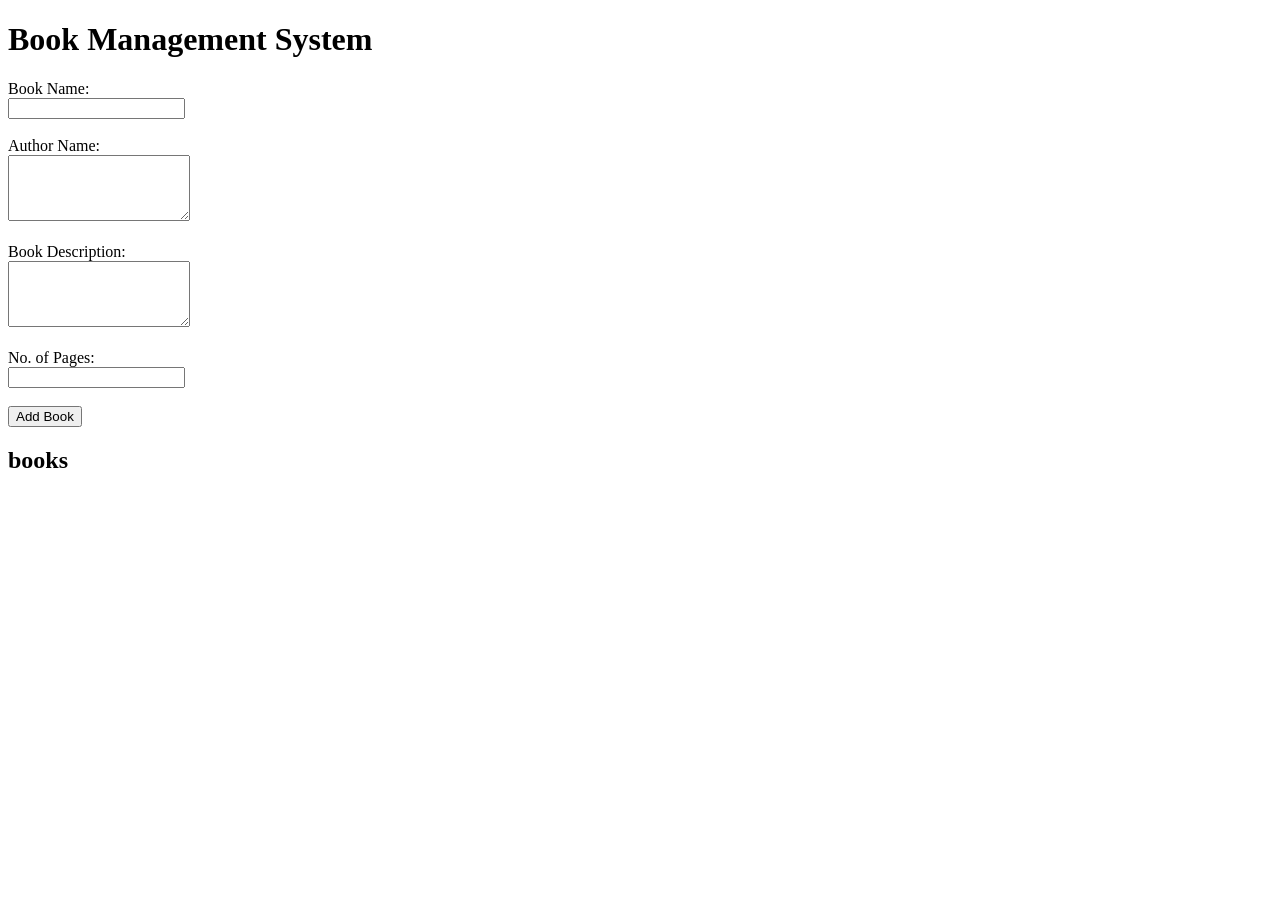
<file: Lab/bookSytem/book_sytem.html>
<!DOCTYPE html>
<html lang="en">
<head>
    <meta charset="UTF-8">
    <title>Book Management System</title>
</head>
<body>
    <h1>Book Management System</h1>
    <label for="bookName">Book Name:</label><br>
    <input type="text" id="bookName"><br><br>
    <label for="authorName">Author Name:</label><br>
    <textarea id="authorName" rows="4"></textarea><br><br>
    <label for="bookDescription">Book Description:</label><br>
    <textarea id="bookDescription" rows="4"></textarea><br><br>
    <label for="pagesNumber">No. of Pages:</label><br>
    <input type="number" id="pagesNumber"><br><br>
    <button onclick="addBook()">Add Book</button>

    <h2>books</h2>
    <div id="books">
        <!-- books will be displayed here -->
    </div>
    <script src="book_sytem.js"></script>
</body>
</html>
</file>
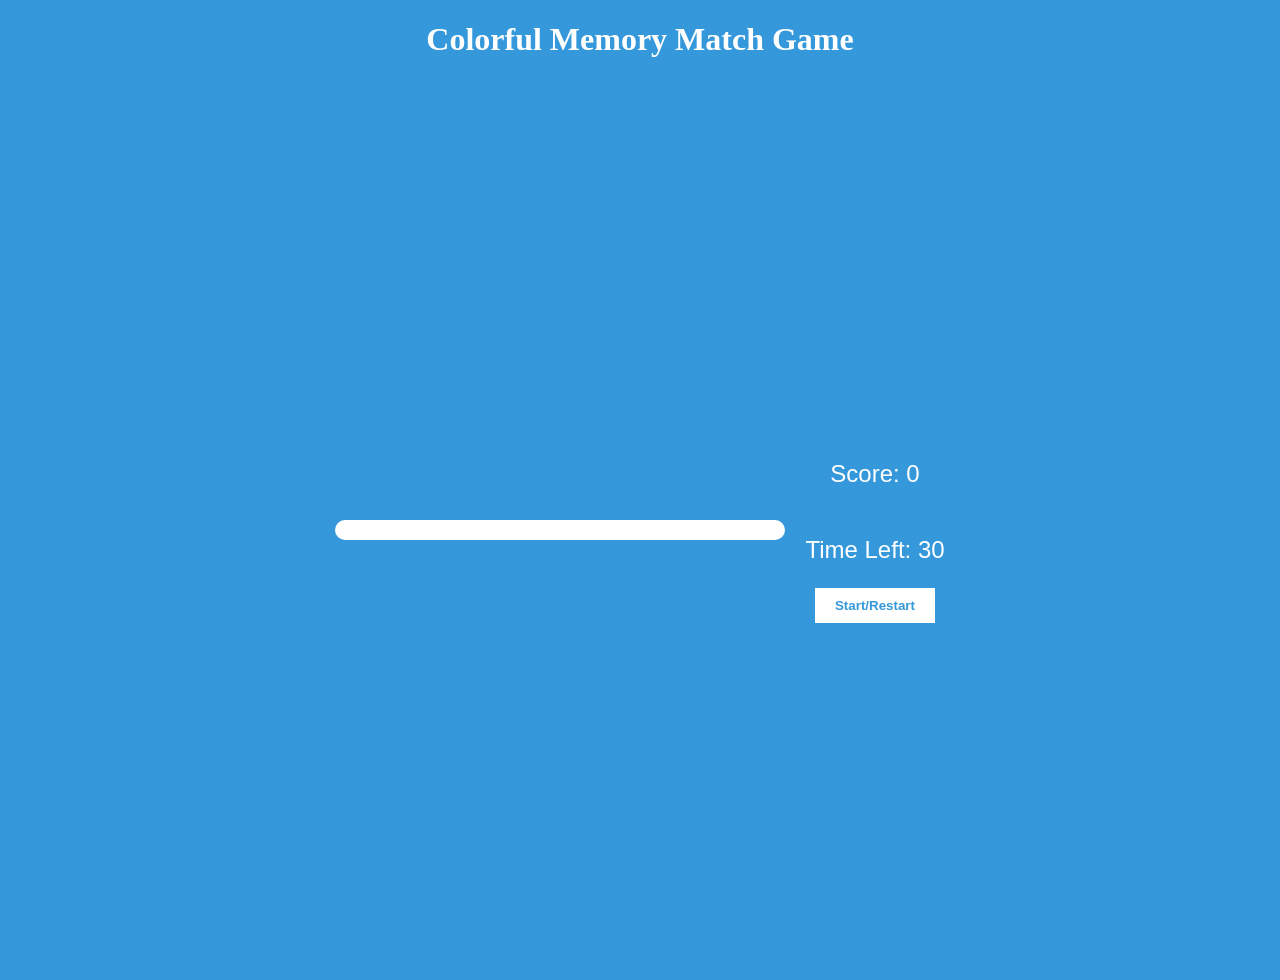
<file: Lab/colorfulMemoryGame/colorful_memory_game.html>
<!DOCTYPE html>
<html>

<head>
    <title>Colorful Memory Match Game</title>
        <link rel="stylesheet" href="colorful_memory_game.css">
</head>

<body>
    <h1>Colorful Memory Match Game</h1>
    <div class="container">
        <div id="game-container">
         <!-- Cards will be generated dynamically using JavaScript -->
        </div>
        <div class="startMain">
            <p id="score">Score: 0</p>
            <p id="timer">Time Left: 30</p>
            <button id="startbtn" onclick="startGame()">Start/Restart</button>
        </div>
    </div>
    <script src="colorful_memory_game.js"></script>
</body>
</html>
</file>
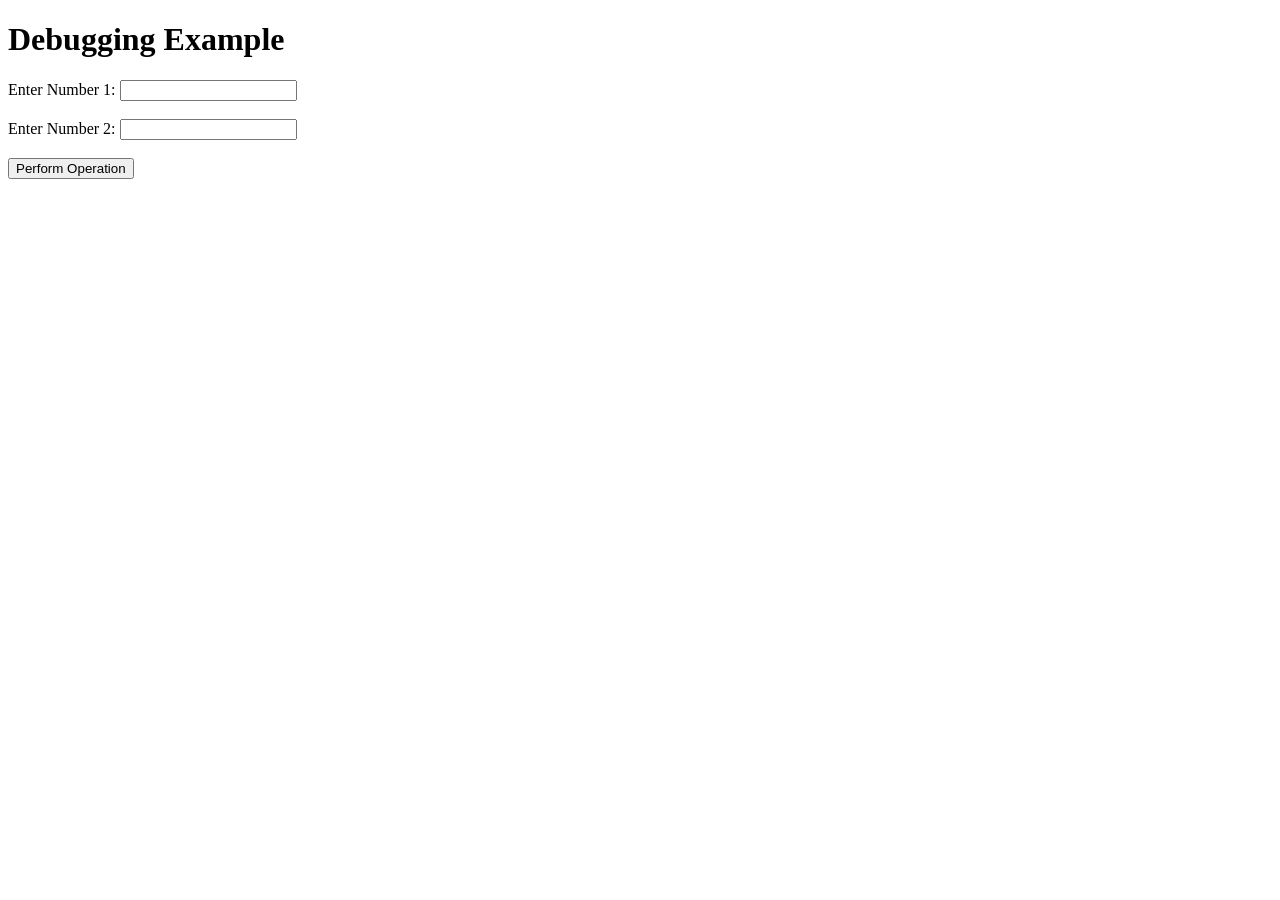
<file: Lab/DebugCode/debug_code.html>
<!DOCTYPE html>
<html lang="en">

<head>
    <meta charset="UTF-8">
    <title>Debugging Example</title>
</head>

<body>
    <h1>Debugging Example</h1>
    <label for="input1">Enter Number 1:</label>
    <input type="number" id="input1"><br><br>
    <label for="input2">Enter Number 2:</label>
    <input type="number" id="input2"><br><br>
    <button onclick="performOperation()">Perform Operation</button>
    <p id="result"></p>
</body>

<script src="debug_code.js"></script>


</html>
</file>
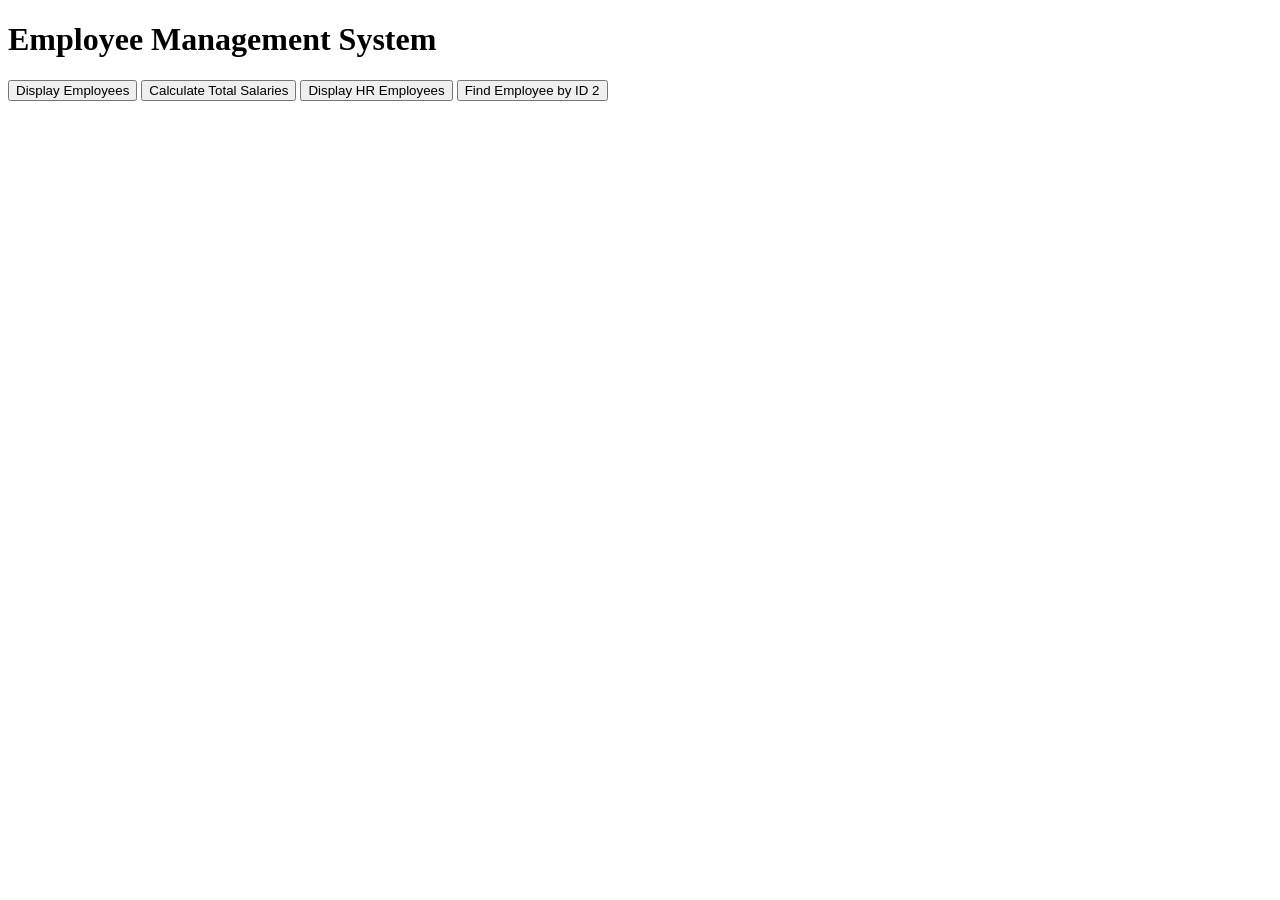
<file: Lab/employeeDetails/employee_details.html>
<!DOCTYPE html>
<html>
<head>
  <title>Employee Management System</title>
</head>
<body>
   <h1>Employee Management System</h1>

  <div>
    <button onclick="displayEmployees()">Display Employees</button>
    <button onclick="calculateTotalSalaries()">Calculate Total Salaries</button>
    <button onclick="displayHREmployees()">Display HR Employees</button>
    <button onclick="findEmployeeById(2)">Find Employee by ID 2</button>
  </div>

 <div id="employeesDetails"></div>
<script src="./employee_details.js"></script>
</body>
</html>
</file>
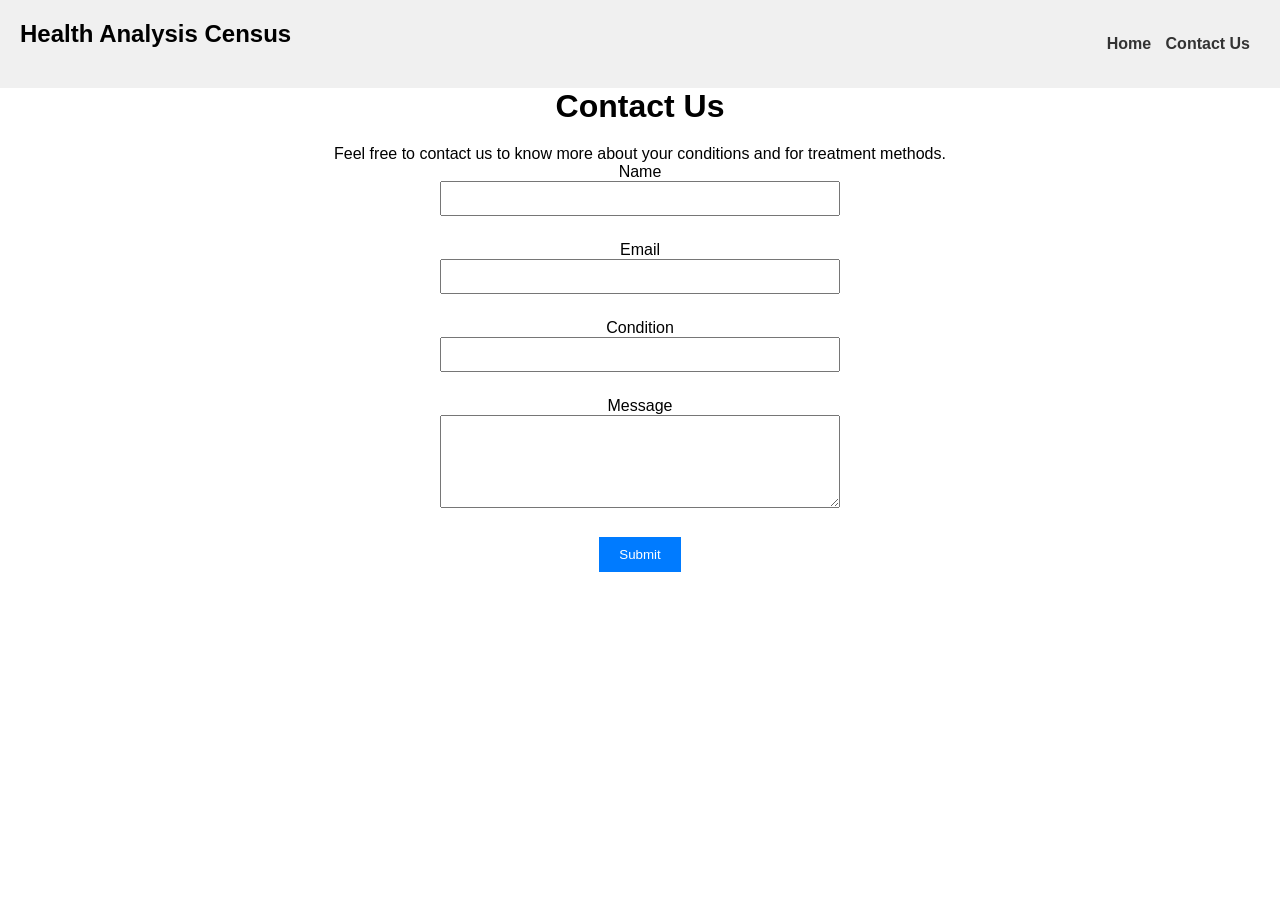
<file: Lab/healthAnalysis/health_contact.html>
<!DOCTYPE html>
<html lang="en">
<head>
  <meta charset="UTF-8">
  <title>Contact Us</title>
  <link rel="stylesheet" href="./health_analysis.css">
  <style>
    body{
        text-align: center;
    }
    /* Some basic styling for demonstration purposes */
    #contactForm {
      max-width: 400px;
      margin: 0 auto;
    }
    #contactForm input,
    #contactForm textarea {
      width: 100%;
      margin-bottom: 15px;
      padding: 8px;
    }
    #contactForm button {
      padding: 10px 20px;
      background-color: #007bff;
      color: white;
      border: none;
      cursor: pointer;
    }
    #contactForm button:hover {
      background-color: #0056b3;
    }
  </style>
</head>
<body>
  <nav><h1>Health Analysis Census</h1>
    <ul>
      <li><a href="index.html" id="home">Home </a></li>
      <li><a href="health_contact.html" id="contact">Contact Us </a></li>
      </li>

    </ul>
    </nav>
  <h1>Contact Us</h1>
  <p>Feel free to contact us to know more about your conditions and for treatment methods.</p>

  <form id="contactForm">
    <div>
      <label for="name">Name</label>
      <input type="text" id="name" name="name" required>
    </div>
    <div>
      <label for="email">Email</label>
      <input type="email" id="email" name="email" required>
    </div>
    <div>
      <label for="condition">Condition</label>
      <input type="text" id="condition" name="condition" required>
    </div>
    <div>
      <label for="message">Message</label>
      <textarea id="message" name="message" rows="5" required></textarea>
    </div>
    <button type="submit">Submit</button>
  </form>
  <script>
    
        document.getElementById("contactForm").addEventListener('submit', e=>{
            alert('Thank you for contacting us!')
        })
        
  </script>
</body>
</html>
</file>
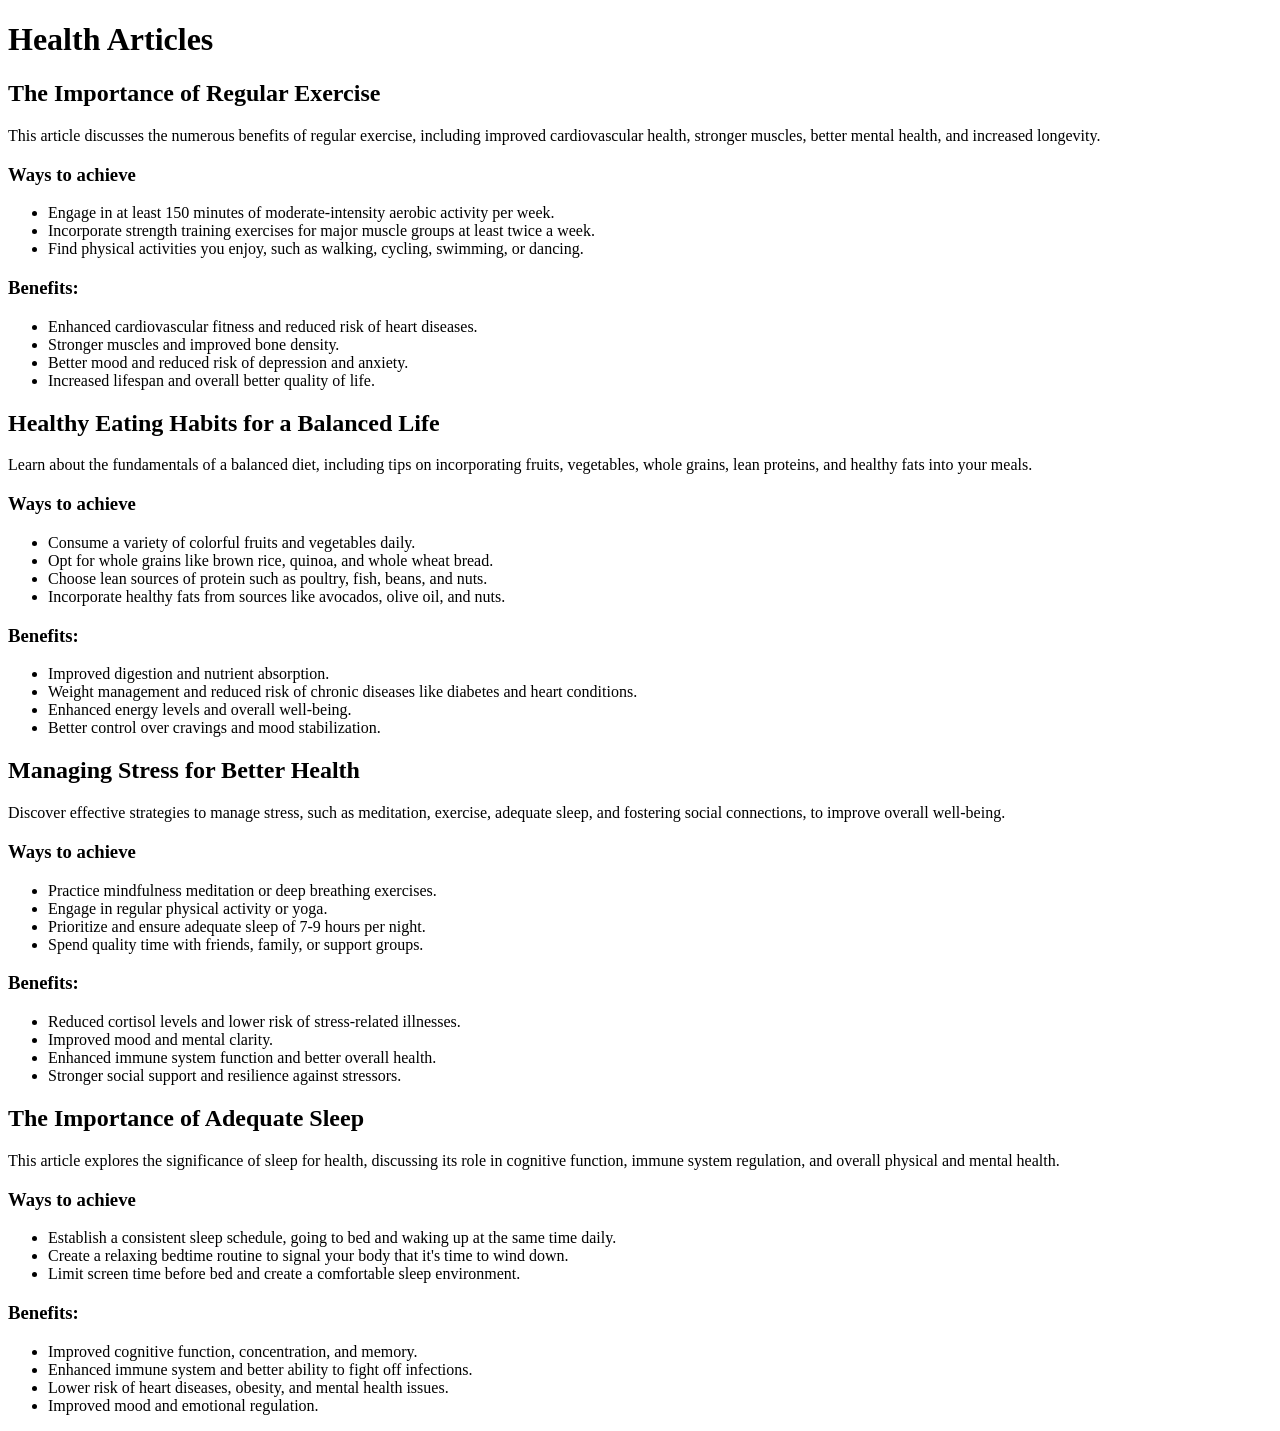
<file: Lab/healthArticle/health_article.html>
<!DOCTYPE html>
<html lang="en">
<head>
  <meta charset="UTF-8">
  <title>Health Articles</title>
</head>
<body>
  <h1>Health Articles</h1>
  <div id="articles"></div>
<script src="health_article.js"></script>
</body>
</html>
</file>
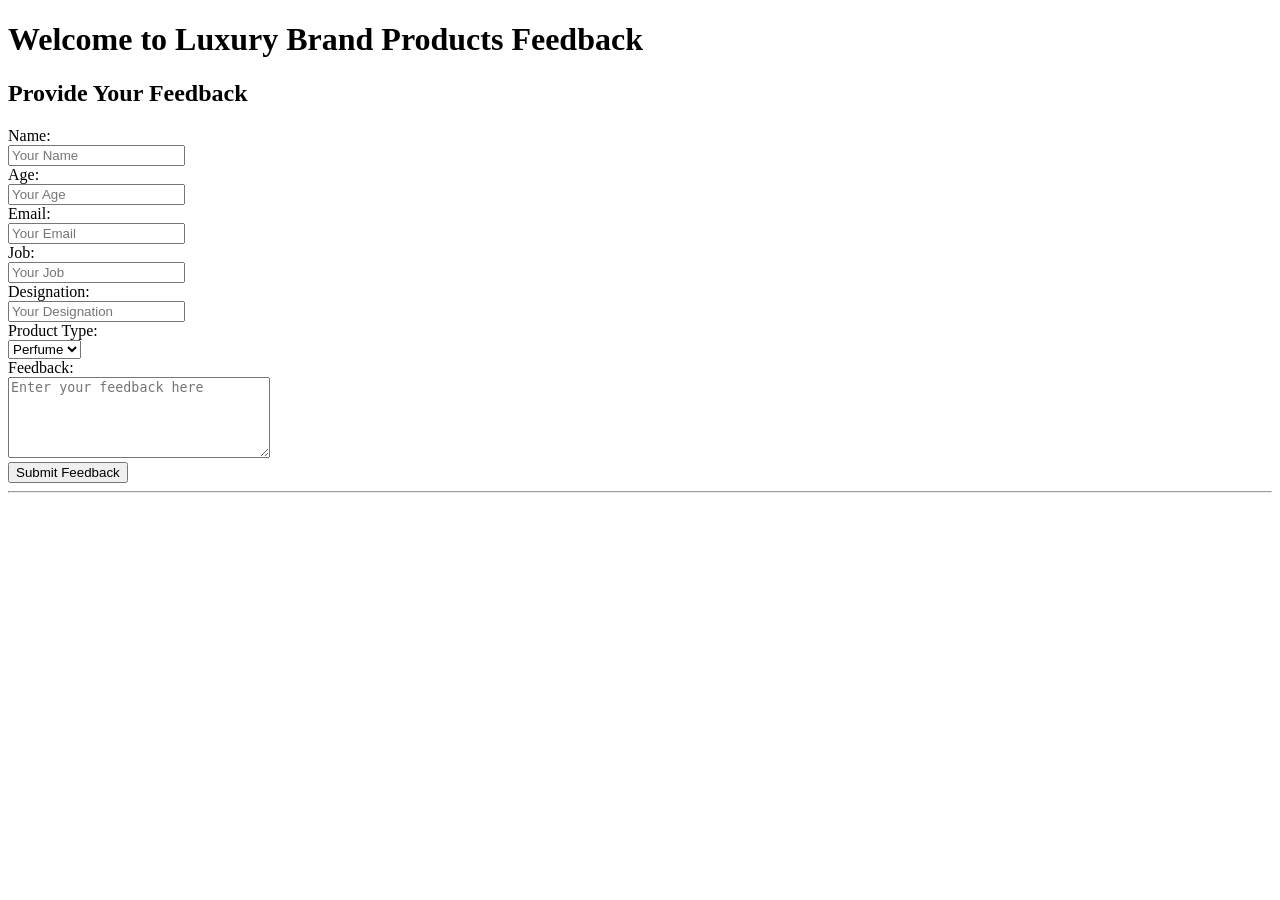
<file: Lab/ProductSurvey/product_survey.html>
<!DOCTYPE html>
<html>
<head>
  <title>Luxury Brand Feedback</title>
</head>
<body>
  <h1>Welcome to Luxury Brand Products Feedback</h1>
  <h2>Provide Your Feedback</h2>
  <form id="feedbackForm" action="" method="GET">

    <label for="name">Name:</label><br>
    <input type="text" id="name" placeholder="Your Name" required><br>
    <label for="age">Age:</label><br>
    <input type="number" id="age" placeholder="Your Age" required><br>
    <label for="email">Email:</label><br>
    <input type="email" id="email" placeholder="Your Email" required><br>
    <label for="job">Job:</label><br>
    <input type="text" id="job" placeholder="Your Job" required><br>
    <label for="designation">Designation:</label><br>
    <input type="text" id="designation" placeholder="Your Designation" required><br>
    <label for="productType">Product Type:</label><br>
    <select id="productType" required>
      <option value="perfume">Perfume</option>
      <option value="cream">Cream</option>
      <option value="oils">Oils</option>
    </select><br>
    <label for="feedbackText">Feedback:</label><br>
    <textarea id="feedbackText" rows="5" cols="30" placeholder="Enter your feedback here" required></textarea><br>
    <button id="submitBtn" type="submit">Submit Feedback</button>
  </form>
<hr>
<div id="userInfo" style="display: none;">
  <h2>User Information:</h2>
  <p>Name: <span id="userName"></span></p>
  <p>Age: <span id="userAge"></span></p>
  <p>Email: <span id="userEmail"></span></p>
  <p>Job: <span id="userJob"></span></p>
  <p>Designation: <span id="userDesignation"></span></p>
  <p>Feedback for  <span id="userProductChoice"></span>: <span id="userFeedback"></span></p>
</div>
<script src="./product_survey.js"></script>
</body>
</html>
</file>
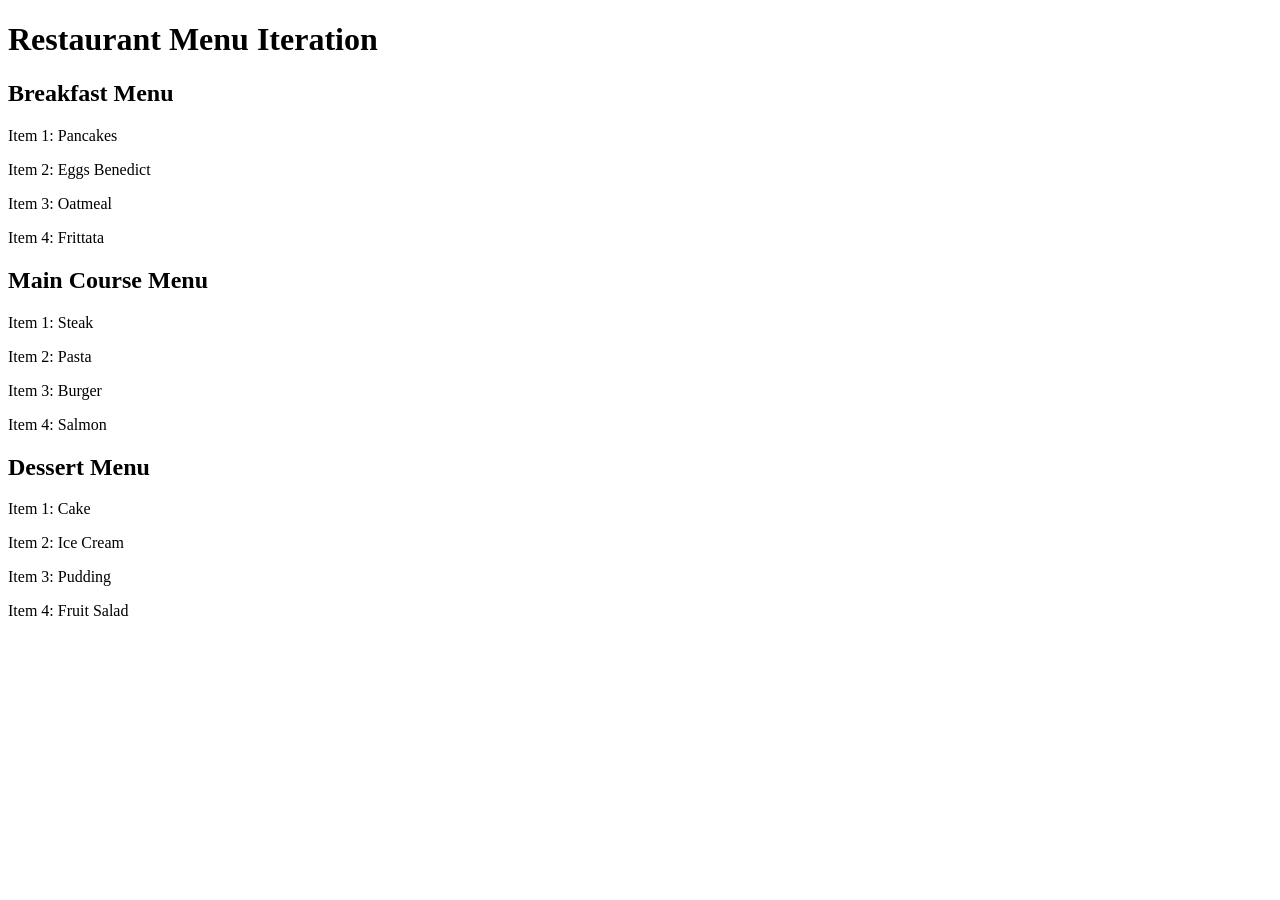
<file: Lab/RestaurantMenu/restaurant_menu.html>
<!DOCTYPE html>
<html>
<head>
  <title>Restaurant Menu</title>
</head>
<body>
 <h1>Restaurant Menu Iteration</h1>
    <h2>Breakfast Menu</h2>
    <div id="breakfastTotalItems"></div>
    <div id="breakfastMenuItems"></div>

    <h2>Main Course Menu</h2>
    <div id="maincourseTotalItems"></div>
    <div id="maincourseMenuItems"></div>

    <h2>Dessert Menu</h2>
    <div id="dessertTotalItems"></div>
    <div id="dessertMenuItems"></div>
    <script src="./restaurant_menu.js"></script>
</body>
</html>
</file>
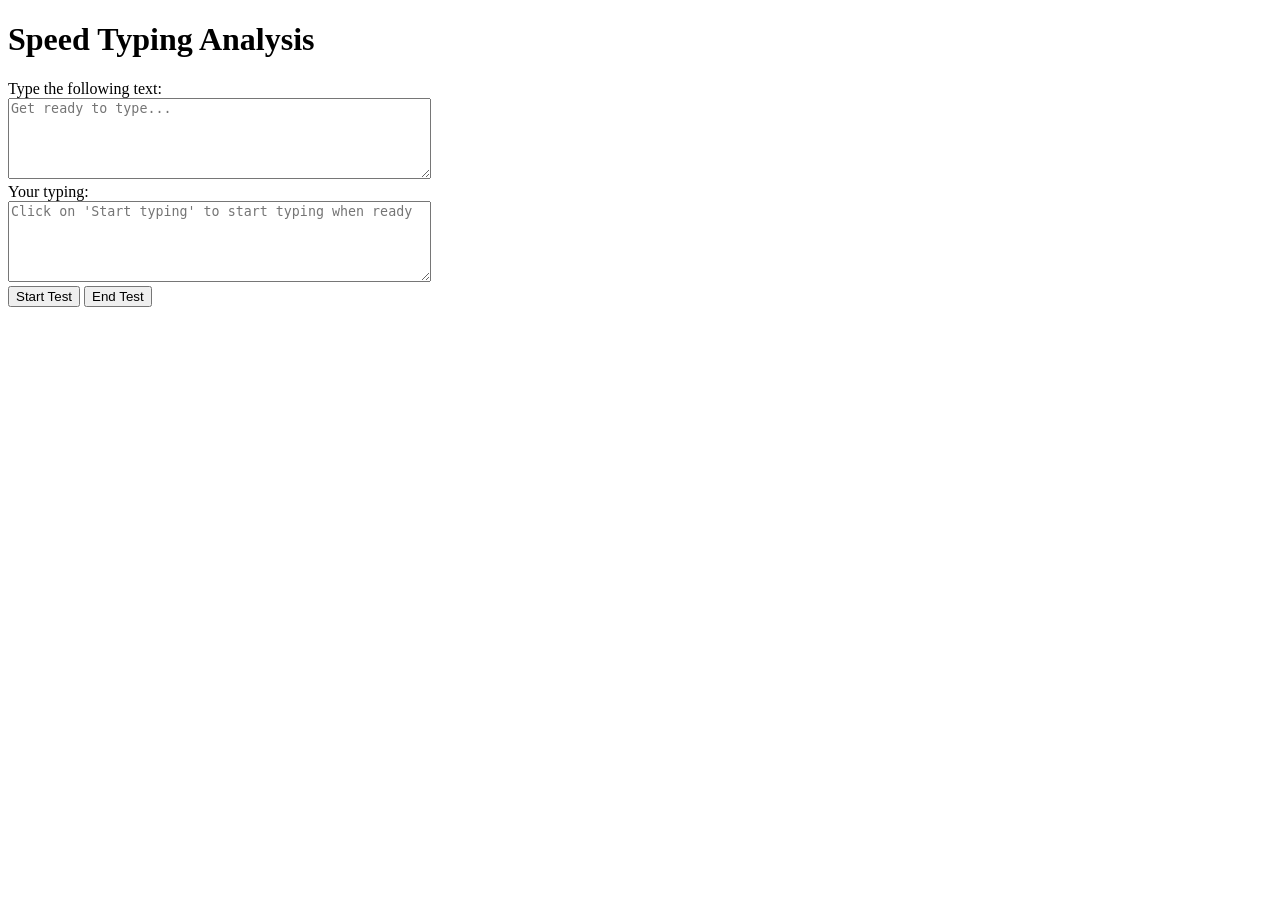
<file: Lab/speedAnalysis/speed_analysis.html>
<!DOCTYPE html>
<!DOCTYPE html>
<html>
<head>
  <title>Speed Test Analysis</title>
</head>
<body>
  <h1>Speed Typing Analysis</h1>

    <label for="inputText">Type the following text:</label><br>
    <textarea id="inputText"  cols="50" rows="5" readonly placeholder="Get ready to type..."></textarea><br>

    <label for="userInput">Your typing:</label><br>
    <textarea id="userInput"  cols="50" rows="5" readonly placeholder="Click on 'Start typing' to start typing when ready"></textarea><br>
    <button onclick="startTest()">Start Test</button>
    <button onclick="endTest()">End Test</button>
    <div id="output"></div>
    <script src="speed_analysis.js"></script>
</body>
</html>
</file>
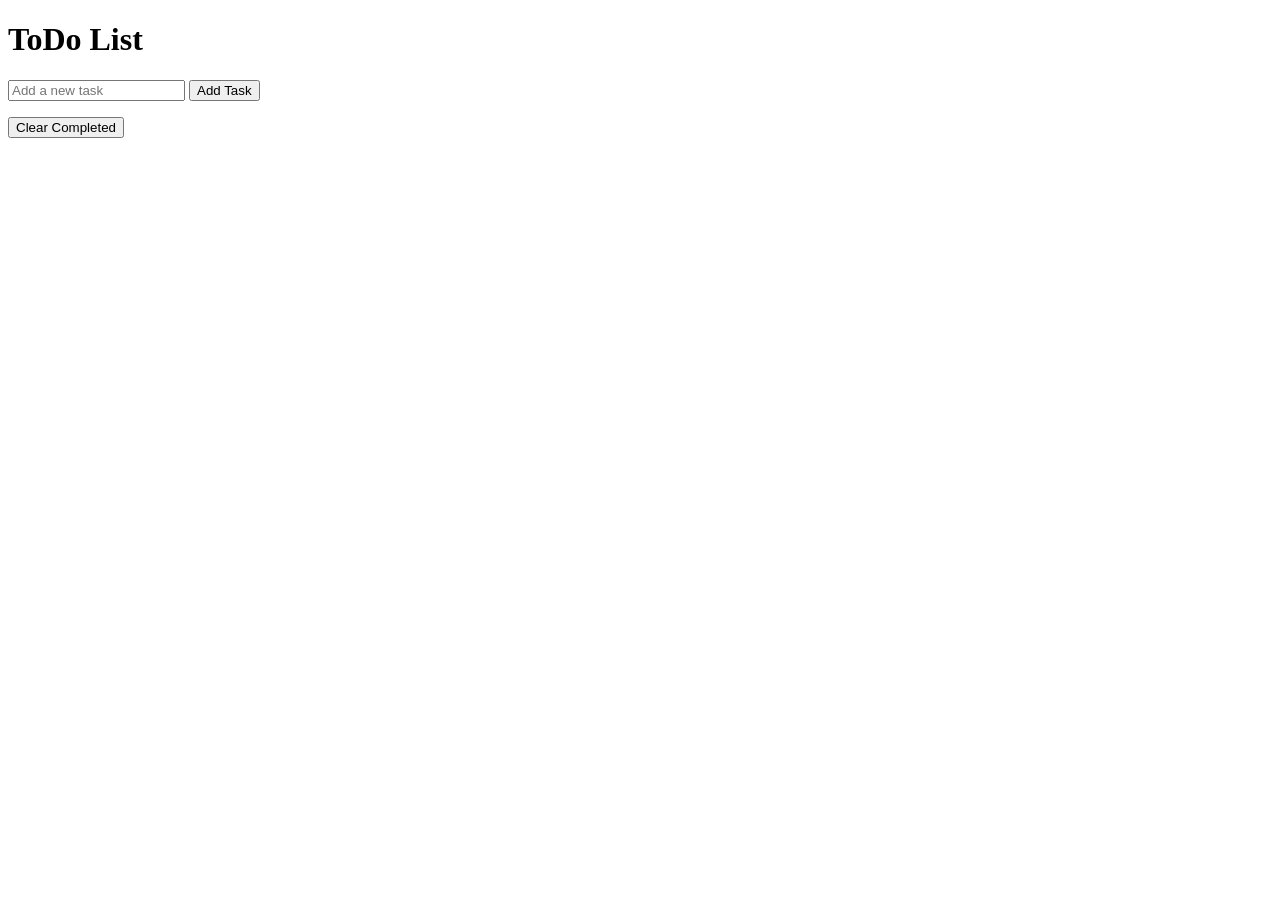
<file: Lab/TodoList/todo_list.html>
<!DOCTYPE html>
<html>

    <head>
        <title>ToDo List</title>
    </head>
     
    <body>
        <h1>ToDo List</h1>
        <input type="text" id="taskInput" placeholder="Add a new task">
        <button id="addTaskBtn" onclick="addTask()">Add Task</button>

        <!-- <input type="text" id="searchInput" placeholder="Search..."> -->
        <ul id="taskList">
            <!-- Tasks will be displayed here -->
        </ul>

        <button id="clearCompletedBtn" onclick="clearCompletedTasks()">Clear Completed</button>

    </body>

    <script src="./todo_list.js"></script>

</html>
</file>
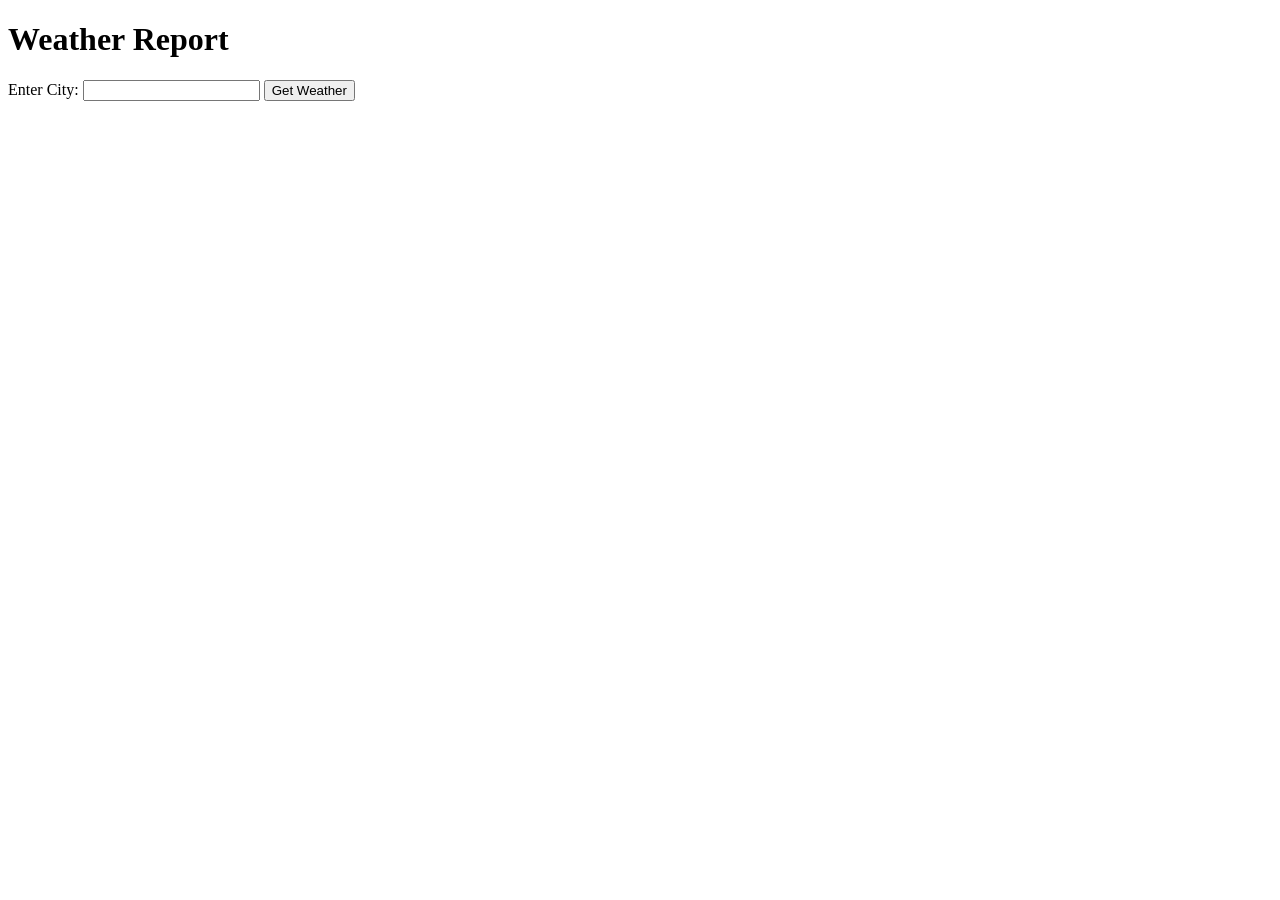
<file: Lab/weatherReport/weather_report.html>
<!DOCTYPE html>
<html>
    <head>
        <title>Weather Report</title>
    </head>
    <body>
        <h1>Weather Report</h1>

        <form id="weatherForm">
          <label for="city">Enter City:</label>
          <input type="text" id="city" name="city">
          <button type="submit">Get Weather</button>
        </form>

        <div id="weatherInfo"></div>
        <script src="weather_report.js"></script>
    </body>
</html>
</file>
<file: Lab/healthAnalysis/health_analysis.css>
/* Basic CSS for the navigation bar */

*{
    margin: 0;
    padding: 0;
    box-sizing: border-box;
}
nav {
    background-color: #f0f0f0;
    padding: 20px;
    display: flex;
    align-items: center;
    justify-content: space-between;
    
  }
  
  nav ul {
    list-style-type: none;
    /* padding: 0; */
  }
  
  nav ul li {
    display: inline;
    margin-right: 10px;
  }
  
  nav a {
    text-decoration: none;
    color: #333;
    font-weight: bold;
  }
  
  /* Basic CSS for the form elements */
  body {
    font-family: Arial, sans-serif;
    /* margin: 20px; */
  }
  
  h1 {
    margin-bottom: 20px;
  }
  
  div {
    margin-bottom: 10px;
  }
  
  label {
    display: inline-block;
    width: 100px;
  }
  
  input[type="text"],
  input[type="number"],
  select {
    width: 200px;
    padding: 5px;
  }
  
  button {
    padding: 7px 15px;
    background-color: #4CAF50;
    color: white;
    border: none;
    cursor: pointer;
  }
  
  button:hover {
    background-color: #45a049;
  }
  
  /* Basic CSS for the report section */
  h2 {
    margin-top: 30px;
  }
  
  #report,#result {
    padding: 10px;
    max-width: 400px;
    word-wrap: break-word;
  }
#result{
  height: 400px;
  width: 500px;
  display: flex;
  align-items: center;
  justify-content: space-around;
  flex-direction: column;
}
#result img{
    width: 200px;
    height: 100px;
}
</file>
<file: Lab/colorfulMemoryGame/colorful_memory_game.css>
body {
    padding: 0;
    margin: 0;
    background-color: #3498db;
    box-sizing: border-box;

}

.container {
    font-family: Arial, sans-serif;
    background-color: #3498db;
    display: flex;
    justify-content: center;
    align-items: center;
    height: 100vh;
}

.startMain {
    margin-left: 20px;
    display: flex;
    align-items: center;
    flex-direction: column;
}

h1 {
    color: #fff;
    text-align: center;
}

#game-container {
    display: grid;
    grid-template-columns: repeat(4, 100px);
    grid-gap: 10px;
    background-color: #fff;
    padding: 10px;
    border-radius: 10px;
}

.card {
    width: 100px;
    height: 100px;
    background-color: #ddd;
    display: flex;
    justify-content: center;
    align-items: center;
    font-size: 20px;
    cursor: pointer;
    transition: background-color 0.3s;
    border-radius: 5px;
}

.matched {
    background-color: #4CAF50;
    color: #fff;
}

#score {
    text-align: center;
    font-size: 24px;
    color: #fff;
}

#timer {
    text-align: center;
    font-size: 24px;
    color: #fff;
}

#startbtn{
    padding: 10px 20px;
    background-color: white;
    color: #3498db;
    border: none;
    font-weight: 900;
}
</file>
